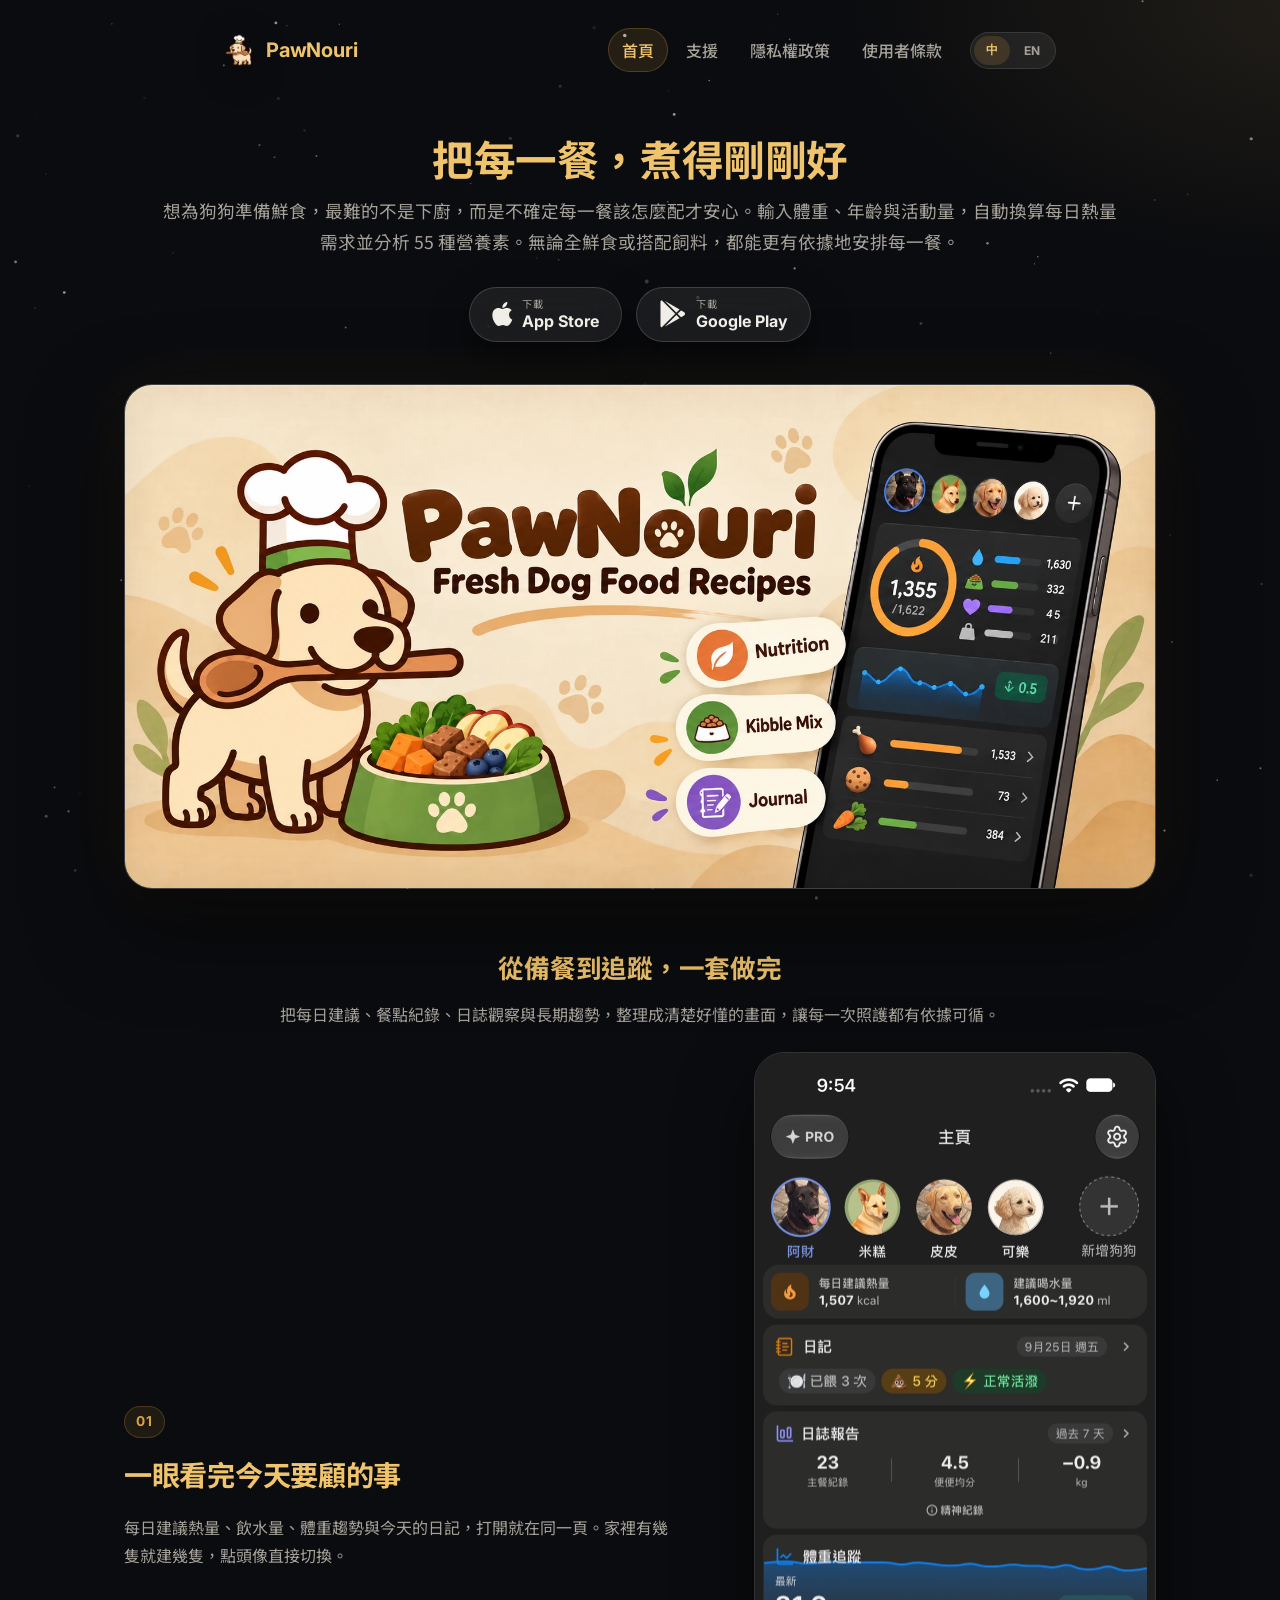
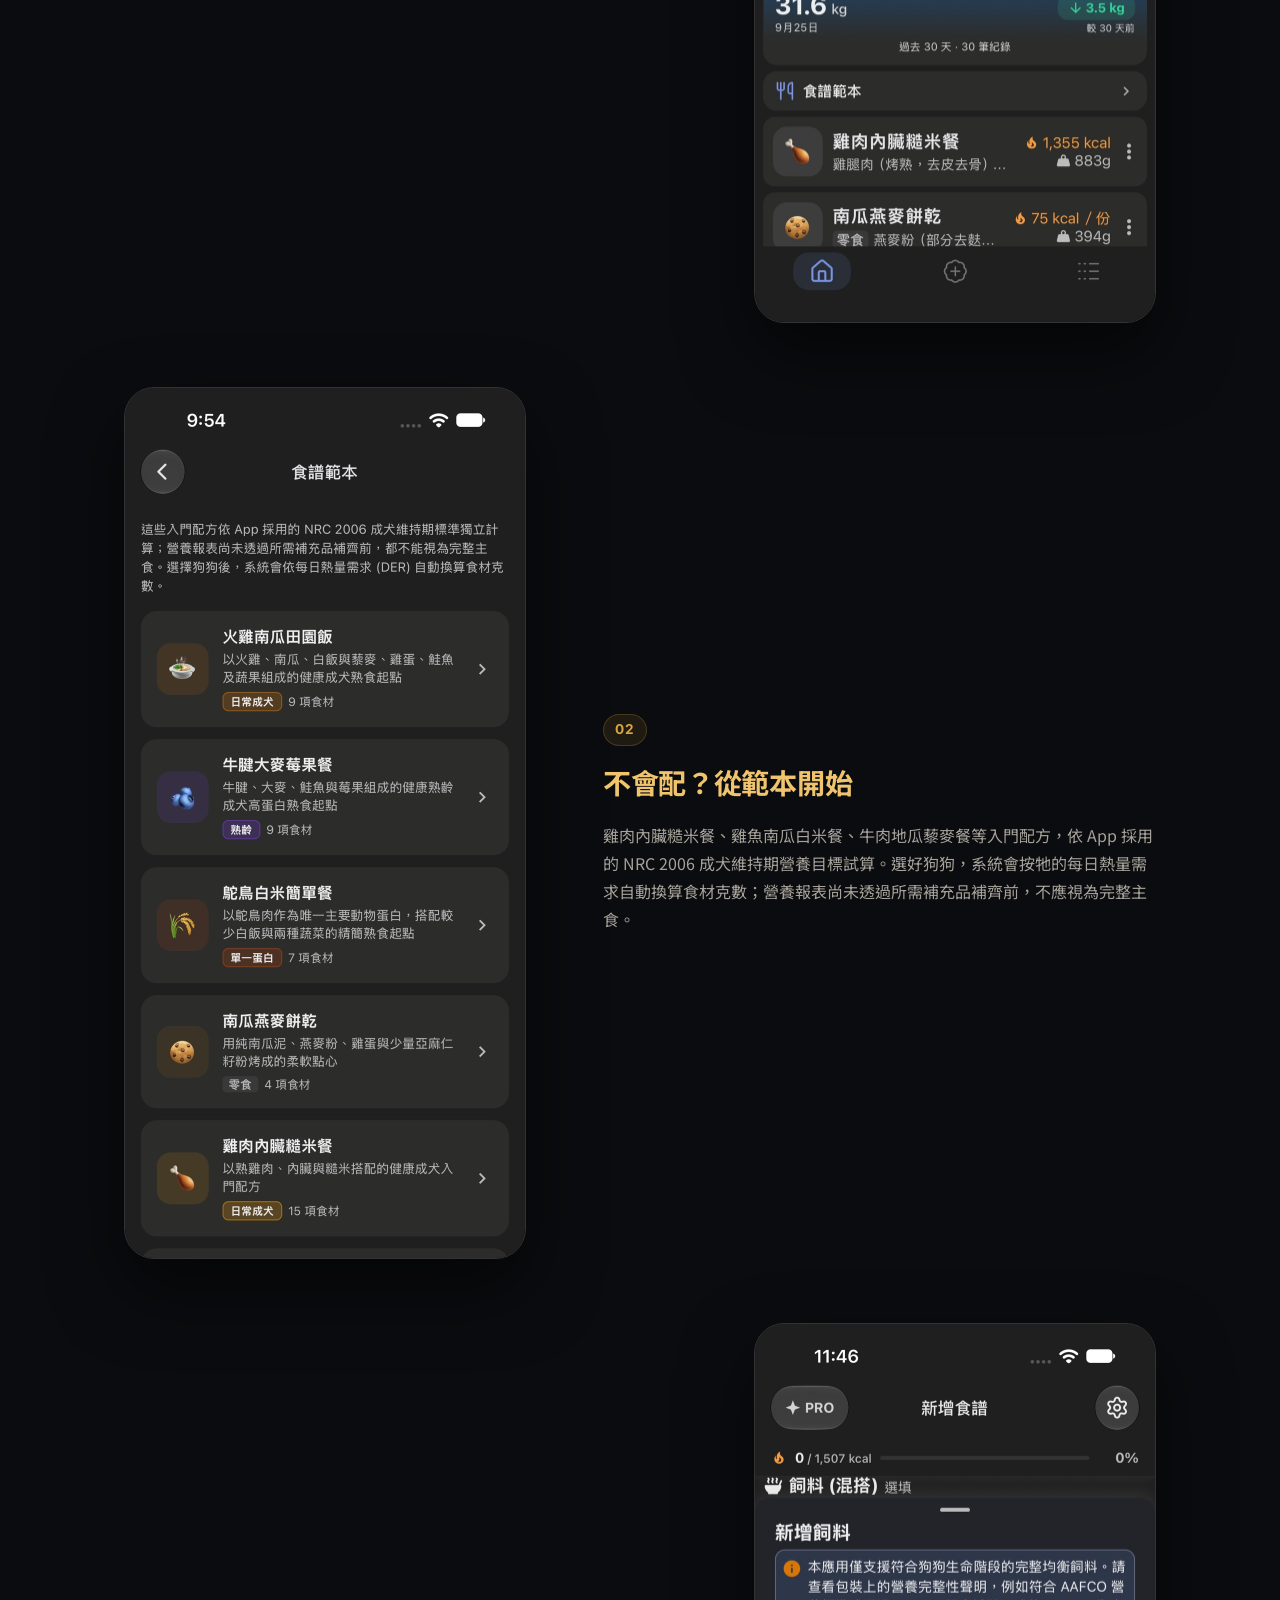
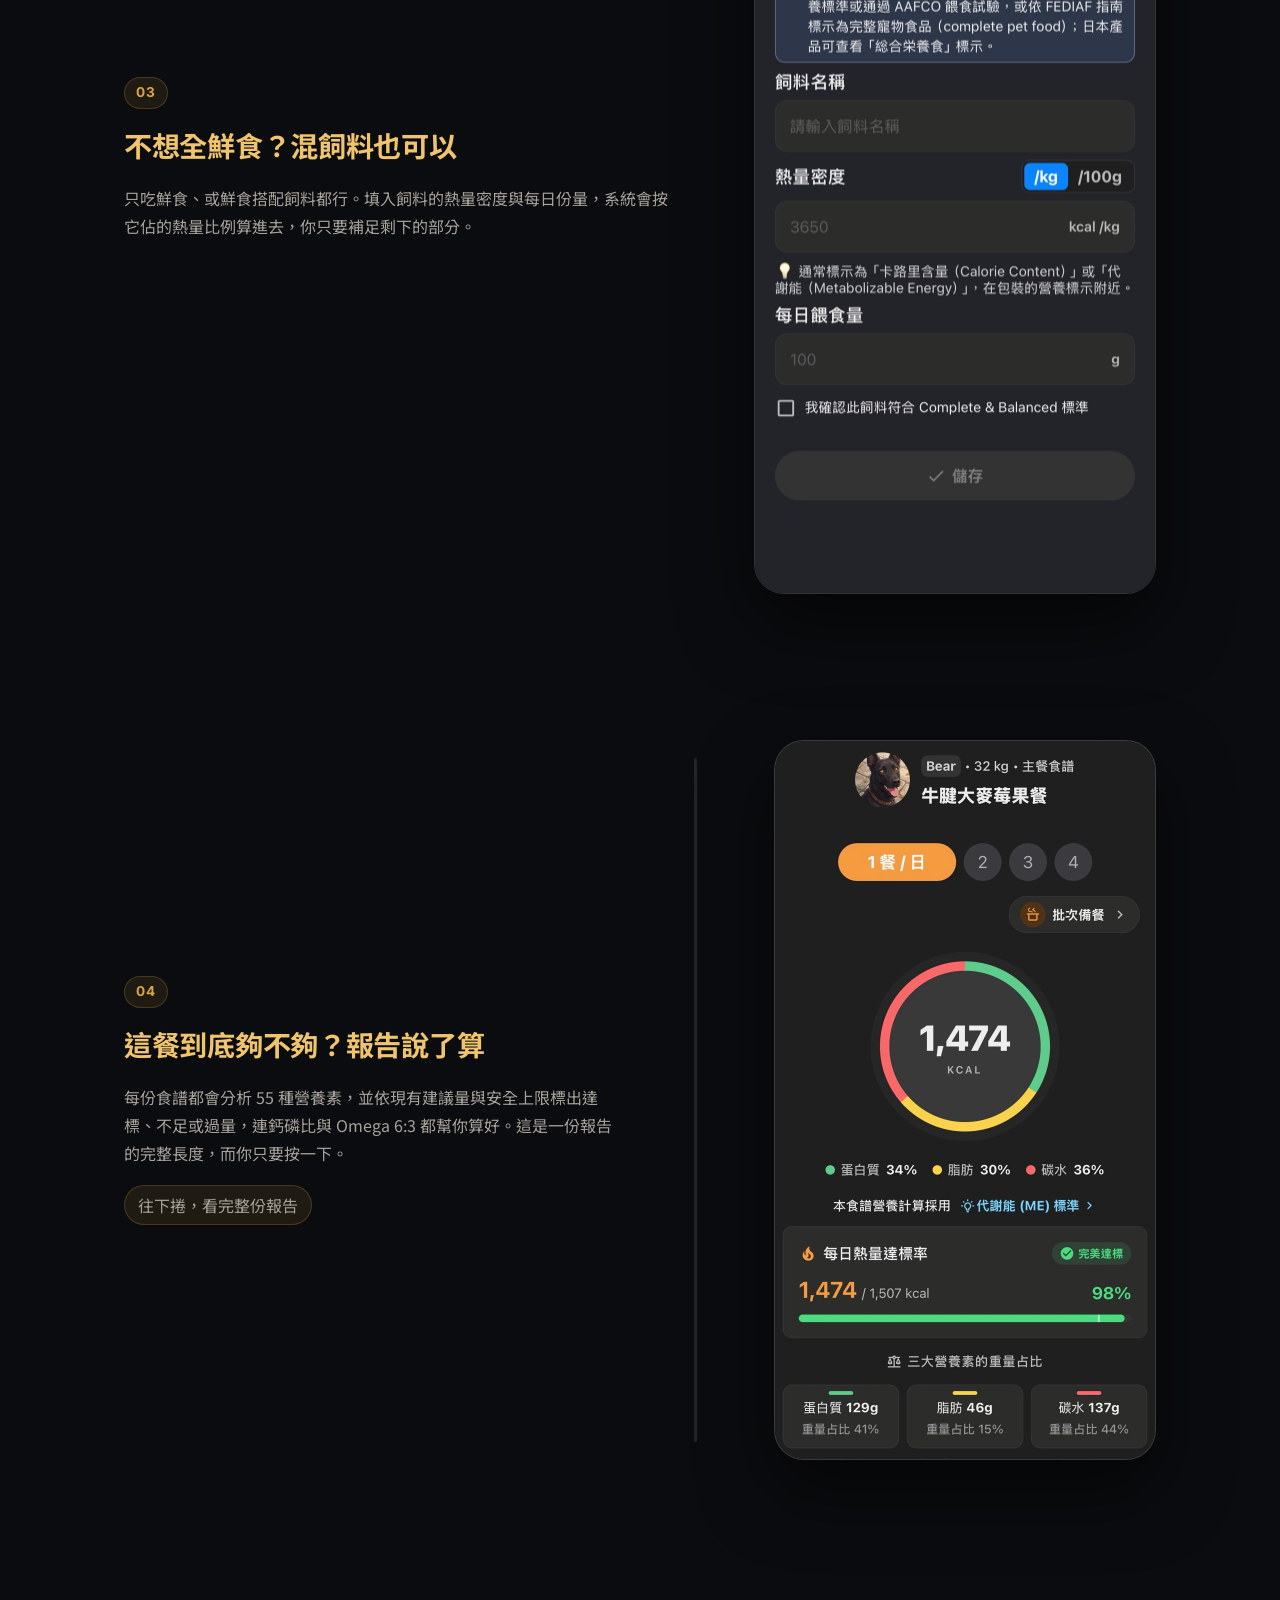
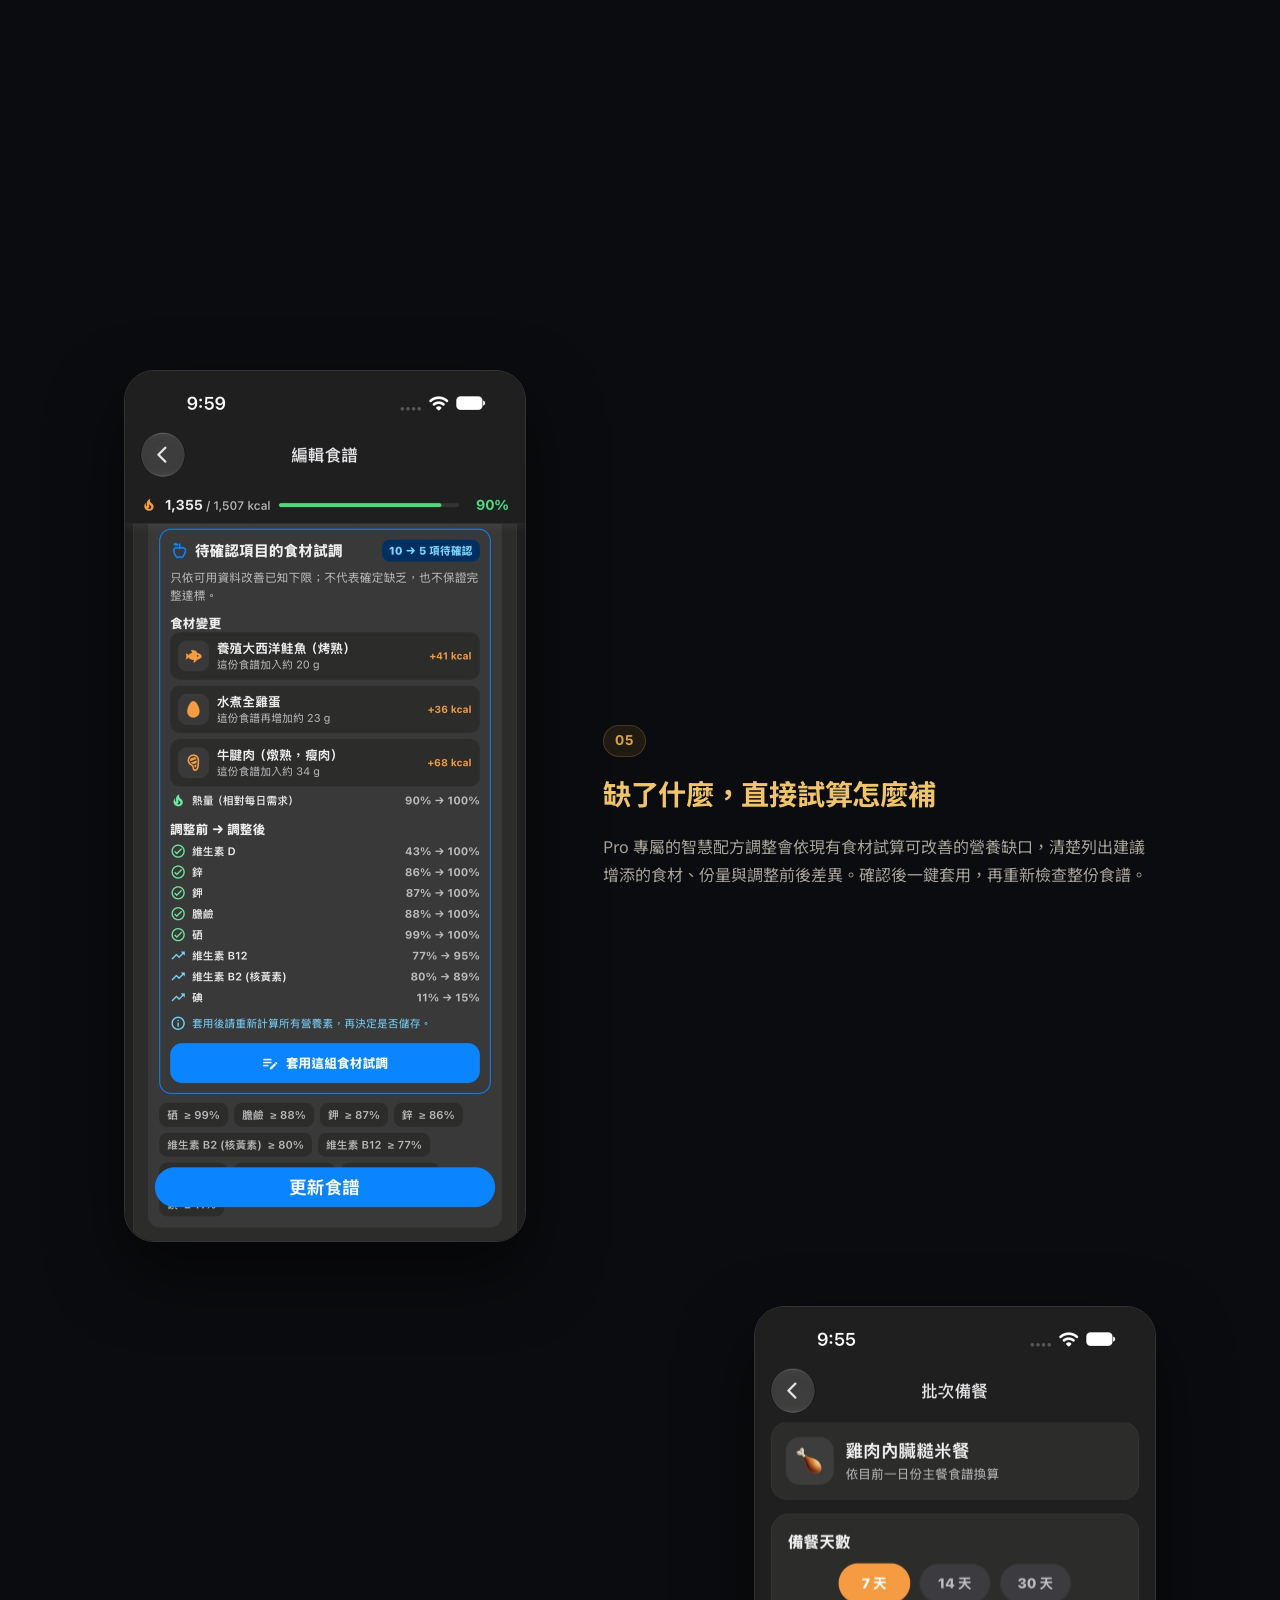
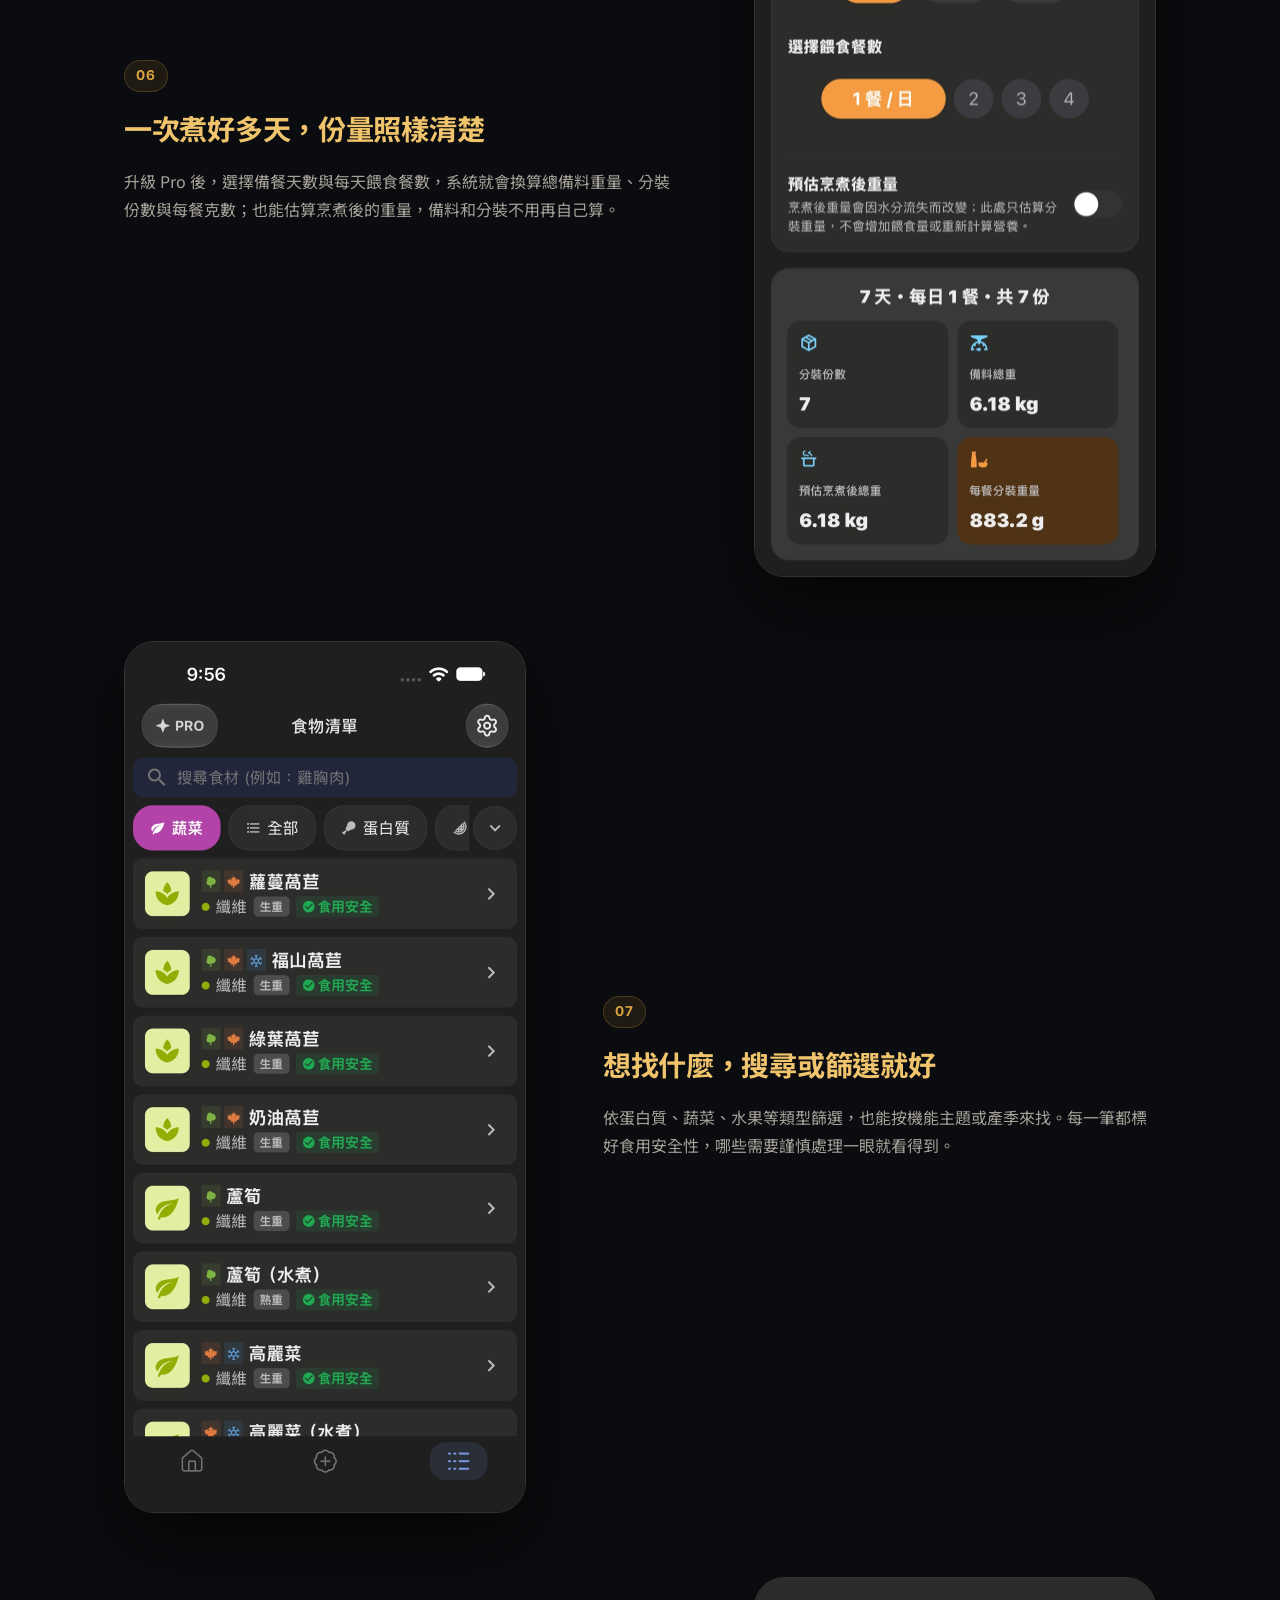
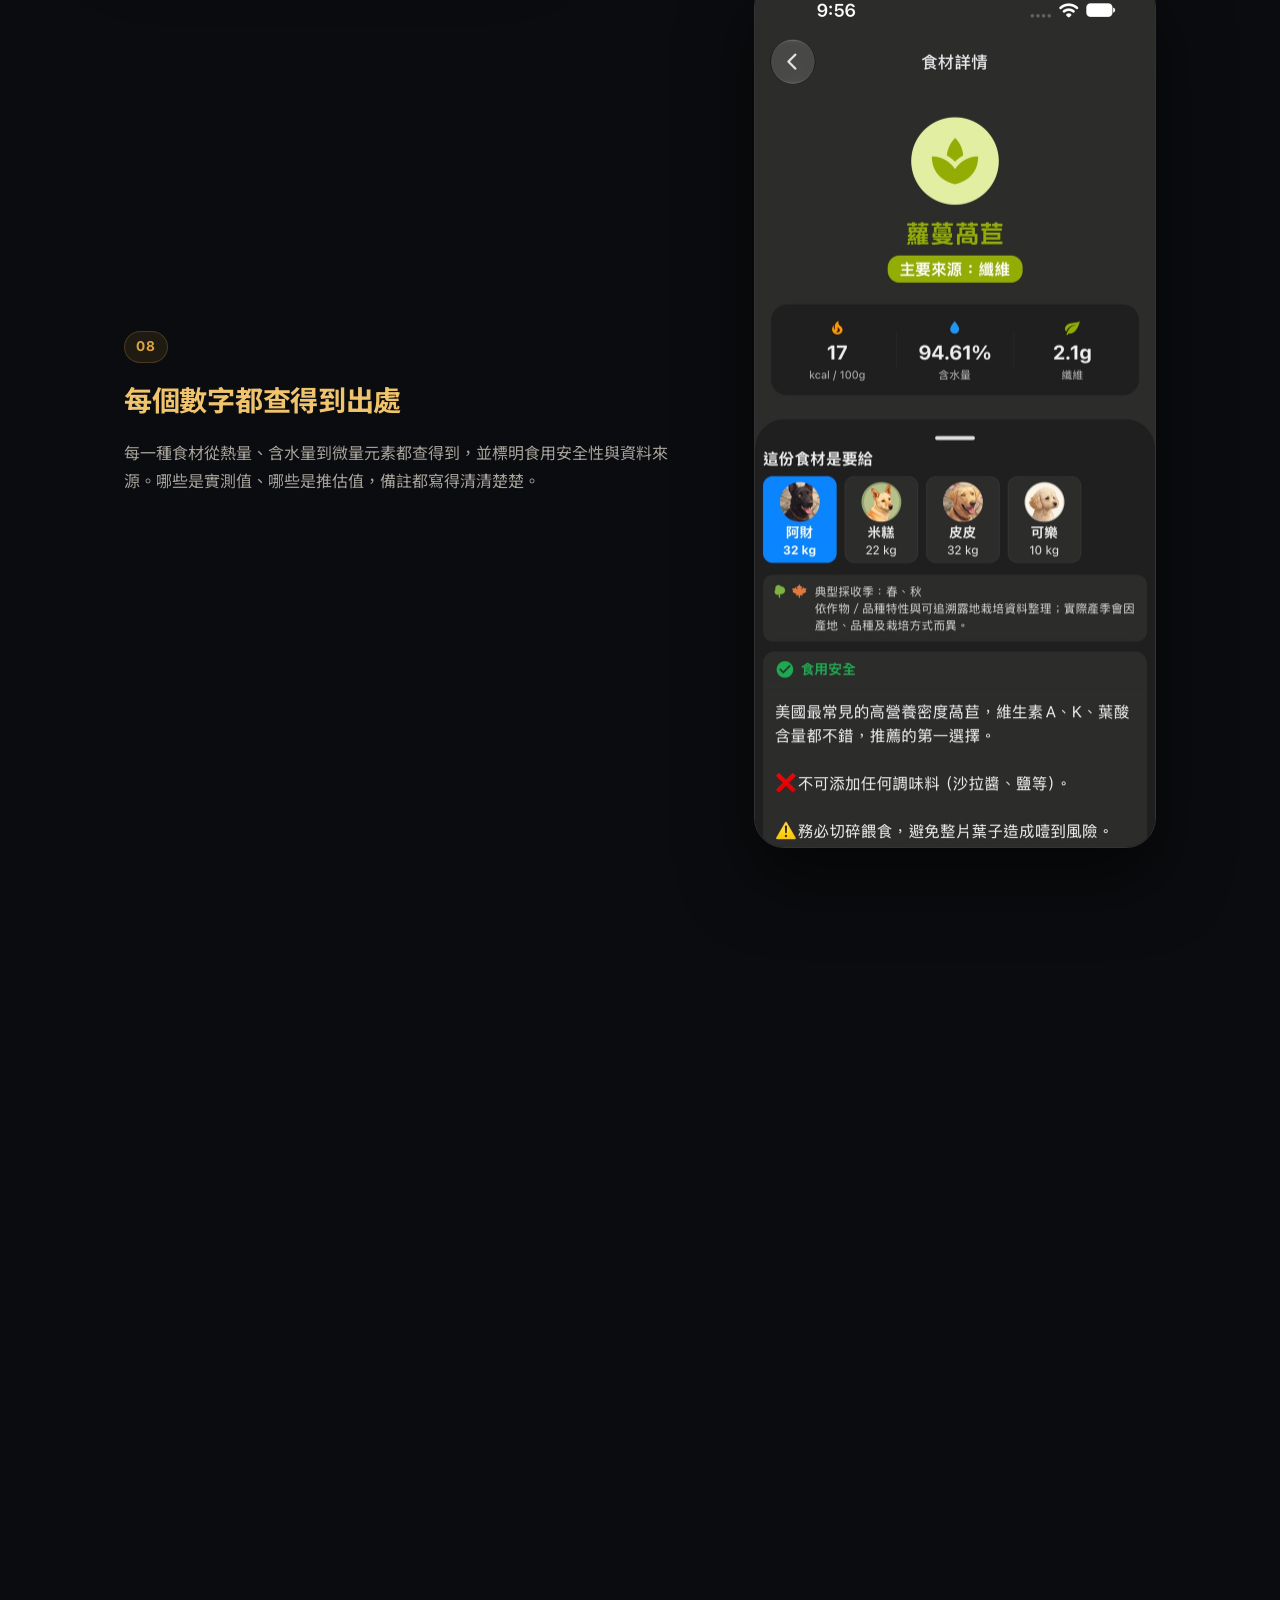
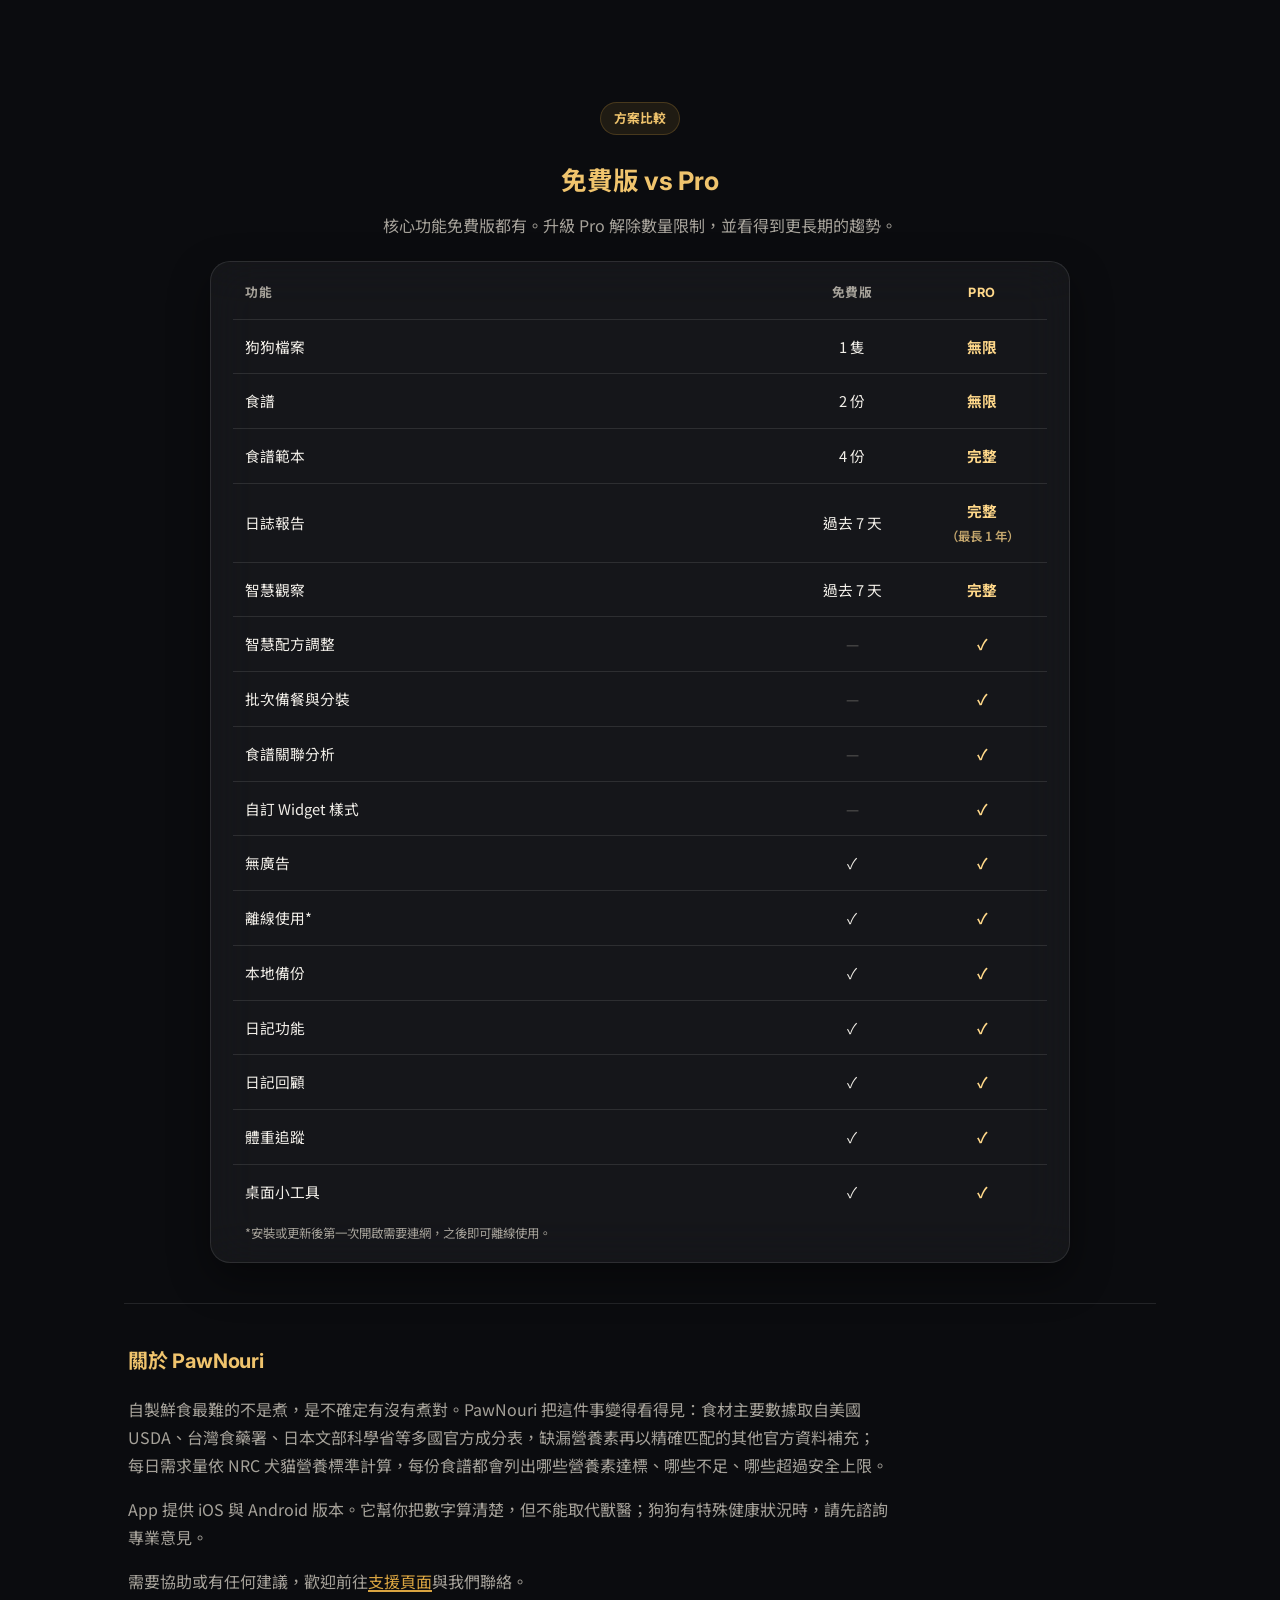
<file: index.html>
<!DOCTYPE html>
<html lang="zh-Hant">
<head>
<meta charset="UTF-8">
<meta name="viewport" content="width=device-width, initial-scale=1.0">
<meta name="theme-color" content="#0B0C0F">
<title data-i18n="meta.title.index">PawNouri — 為狗狗打造的鮮食營養夥伴</title>
<meta name="description" data-i18n-content="meta.description.index" content="想給狗狗煮鮮食卻不知道怎麼配才夠？填好體重、年齡與活動量，PawNouri 會計算每日熱量需求、分析 55 種營養素，並依現有標準檢查食譜。">
<link rel="icon" type="image/png" href="logo.png">
<link rel="stylesheet" href="https://cdnjs.cloudflare.com/ajax/libs/font-awesome/6.5.2/css/all.min.css">
<link rel="stylesheet" href="style.css">
</head>
<body>
<canvas class="starfield" aria-hidden="true"></canvas>

<header class="site-header">
  <a class="brand" href="index.html"><img src="logo.png" alt="PawNouri" class="brand-logo"> PawNouri</a>
  <div class="site-header-right">
    <nav class="site-nav">
      <a href="index.html" class="active" data-i18n="nav.home">首頁</a>
      <a href="support.html" data-i18n="nav.support">支援</a>
      <a href="privacy.html" data-i18n="nav.privacy">隱私權政策</a>
      <a href="terms.html" data-i18n="nav.terms">使用者條款</a>
    </nav>
    <div class="lang-toggle">
      <button type="button" data-lang-btn="zh-TW">中</button>
      <button type="button" data-lang-btn="en-US">EN</button>
    </div>
  </div>
</header>

<main class="wide">
  <section class="hero">
    <h1 data-i18n="index.hero.title">把每一餐，煮得剛剛好</h1>
    <p class="tagline" data-i18n="index.hero.tagline">想為狗狗準備鮮食，最難的不是下廚，而是不確定每一餐該怎麼配才安心。輸入體重、年齡與活動量，自動換算每日熱量需求並分析 55 種營養素。無論全鮮食或搭配飼料，都能更有依據地安排每一餐。</p>

    <div class="store-buttons">
      <a href="https://apps.apple.com/app/id6780498264" class="store-btn" target="_blank" rel="noopener" aria-label="Download PawNouri on the App Store">
        <i class="fa-brands fa-apple"></i>
        <span class="store-btn-text"><small data-i18n="index.store.apple.caption">下載</small><strong>App Store</strong></span>
      </a>
      <a href="https://play.google.com/store/apps/details?id=com.pupnutrition.app" class="store-btn" target="_blank" rel="noopener" aria-label="Get PawNouri on Google Play">
        <i class="fa-brands fa-google-play"></i>
        <span class="store-btn-text"><small data-i18n="index.store.google.caption">下載</small><strong>Google Play</strong></span>
      </a>
    </div>

    <figure class="hero-feature">
      <img src="images/pawnouri-feature-graphic-en.webp" alt="PawNouri 鮮食營養、飼料搭配與日誌功能主視覺" data-i18n-alt="alt.featureGraphic">
    </figure>
  </section>

  <div class="section-heading">
    <h2 data-i18n="index.features.heading">從備餐到追蹤，一套做完</h2>
    <p class="section-sub" data-i18n="index.features.subheading">把每日建議、餐點紀錄、日誌觀察與長期趨勢，整理成清楚好懂的畫面，讓每一次照護都有依據可循。</p>
  </div>

  <section class="showcase">
    <div class="showcase-item reveal">
      <div class="showcase-text">
        <span class="showcase-num">01</span>
        <h2 data-i18n="index.showcase.home.title">一眼看完今天要顧的事</h2>
        <p data-i18n="index.showcase.home.body">每日建議熱量、飲水量、體重趨勢與今天的日記，打開就在同一頁。家裡有幾隻就建幾隻，點頭像直接切換。</p>
      </div>
      <div class="showcase-frame">
        <img src="images/shot-home.jpg" data-i18n-src data-src-zh="images/shot-home.jpg" data-src-en="images/en-us/shot-home.jpg" alt="PawNouri 主頁畫面截圖" data-i18n-alt="alt.shot.home" loading="lazy">
      </div>
    </div>

    <div class="showcase-item showcase-item--reverse reveal">
      <div class="showcase-text">
        <span class="showcase-num">02</span>
        <h2 data-i18n="index.showcase.templates.title">不會配？從範本開始</h2>
        <p data-i18n="index.showcase.templates.body">雞肉內臟糙米餐、雞魚南瓜白米餐、牛肉地瓜藜麥餐等入門配方，依 App 採用的 NRC 2006 成犬維持期營養目標試算。選好狗狗，系統會按牠的每日熱量需求自動換算食材克數；營養報表尚未透過所需補充品補齊前，不應視為完整主食。</p>
      </div>
      <div class="showcase-frame">
        <img src="images/shot-templates.jpg" data-i18n-src data-src-zh="images/shot-templates.jpg" data-src-en="images/en-us/shot-templates.jpg" alt="PawNouri 食譜範本畫面截圖" data-i18n-alt="alt.shot.templates" loading="lazy">
      </div>
    </div>

    <div class="showcase-item reveal">
      <div class="showcase-text">
        <span class="showcase-num">03</span>
        <h2 data-i18n="index.showcase.kibble.title">不想全鮮食？混飼料也可以</h2>
        <p data-i18n="index.showcase.kibble.body">只吃鮮食、或鮮食搭配飼料都行。填入飼料的熱量密度與每日份量，系統會按它佔的熱量比例算進去，你只要補足剩下的部分。</p>
      </div>
      <div class="showcase-frame">
        <img src="images/shot-kibble.jpg" data-i18n-src data-src-zh="images/shot-kibble.jpg" data-src-en="images/en-us/shot-kibble.jpg" alt="PawNouri 新增飼料畫面截圖" data-i18n-alt="alt.shot.kibble" loading="lazy">
      </div>
    </div>
  </section>

  <section class="longshot" id="longshot">
    <div class="longshot-inner">
      <div class="longshot-text">
        <span class="showcase-num">04</span>
        <h2 data-i18n="index.longshot.title">這餐到底夠不夠？報告說了算</h2>
        <p data-i18n="index.longshot.body">每份食譜都會分析 55 種營養素，並依現有建議量與安全上限標出達標、不足或過量，連鈣磷比與 Omega 6:3 都幫你算好。這是一份報告的完整長度，而你只要按一下。</p>
        <p class="longshot-hint" data-i18n="index.longshot.hint">往下捲，看完整份報告</p>
      </div>
      <div class="longshot-progress" aria-hidden="true"><span></span></div>
      <div class="longshot-frame">
        <!-- 長截圖超過 WebP 單張 16383px 高度上限，切成上下兩段疊放 -->
        <div class="longshot-stack">
          <img src="images/shot-recipe-long-1.webp" data-i18n-src data-src-zh="images/shot-recipe-long-1.webp" data-src-en="images/en-us/shot-recipe-long-1.webp" alt="PawNouri 完整食譜與營養檢核報告畫面截圖" data-i18n-alt="alt.shot.recipe" loading="lazy">
          <img src="images/shot-recipe-long-2.webp" data-i18n-src data-src-zh="images/shot-recipe-long-2.webp" data-src-en="images/en-us/shot-recipe-long-2.webp" alt="" aria-hidden="true" loading="lazy">
        </div>
      </div>
    </div>
  </section>

  <section class="showcase">
    <div class="showcase-item showcase-item--reverse reveal">
      <div class="showcase-text">
        <span class="showcase-num">05</span>
        <h2 data-i18n="index.showcase.recipeSuggestions.title">缺了什麼，直接試算怎麼補</h2>
        <p data-i18n="index.showcase.recipeSuggestions.body">Pro 專屬的智慧配方調整會依現有食材試算可改善的營養缺口，清楚列出建議增添的食材、份量與調整前後差異。確認後一鍵套用，再重新檢查整份食譜。</p>
      </div>
      <div class="showcase-frame">
        <img src="images/shot-recipe-suggestions.jpg" data-i18n-src data-src-zh="images/shot-recipe-suggestions.jpg" data-src-en="images/en-us/shot-recipe-suggestions.jpg" alt="PawNouri 智慧配方調整畫面截圖" data-i18n-alt="alt.shot.recipeSuggestions" loading="lazy">
      </div>
    </div>

    <div class="showcase-item reveal">
      <div class="showcase-text">
        <span class="showcase-num">06</span>
        <h2 data-i18n="index.showcase.batchPrep.title">一次煮好多天，份量照樣清楚</h2>
        <p data-i18n="index.showcase.batchPrep.body">升級 Pro 後，選擇備餐天數與每天餵食餐數，系統就會換算總備料重量、分裝份數與每餐克數；也能估算烹煮後的重量，備料和分裝不用再自己算。</p>
      </div>
      <div class="showcase-frame">
        <img src="images/shot-batch-prep.jpg" data-i18n-src data-src-zh="images/shot-batch-prep.jpg" data-src-en="images/en-us/shot-batch-prep.jpg" alt="PawNouri 批次備餐畫面截圖" data-i18n-alt="alt.shot.batchPrep" loading="lazy">
      </div>
    </div>

    <div class="showcase-item showcase-item--reverse reveal">
      <div class="showcase-text">
        <span class="showcase-num">07</span>
        <h2 data-i18n="index.showcase.foodlist.title">想找什麼，搜尋或篩選就好</h2>
        <p data-i18n="index.showcase.foodlist.body">依蛋白質、蔬菜、水果等類型篩選，也能按機能主題或產季來找。每一筆都標好食用安全性，哪些需要謹慎處理一眼就看得到。</p>
      </div>
      <div class="showcase-frame">
        <img src="images/shot-foodlist.jpg" data-i18n-src data-src-zh="images/shot-foodlist.jpg" data-src-en="images/en-us/shot-foodlist.jpg" alt="PawNouri 食物清單畫面截圖" data-i18n-alt="alt.shot.foodlist" loading="lazy">
      </div>
    </div>

    <div class="showcase-item reveal">
      <div class="showcase-text">
        <span class="showcase-num">08</span>
        <h2 data-i18n="index.showcase.ingredient.title">每個數字都查得到出處</h2>
        <p data-i18n="index.showcase.ingredient.body">每一種食材從熱量、含水量到微量元素都查得到，並標明食用安全性與資料來源。哪些是實測值、哪些是推估值，備註都寫得清清楚楚。</p>
      </div>
      <div class="showcase-frame">
        <img src="images/shot-ingredient.jpg" data-i18n-src data-src-zh="images/shot-ingredient.jpg" data-src-en="images/en-us/shot-ingredient.jpg" alt="PawNouri 食材詳情畫面截圖" data-i18n-alt="alt.shot.ingredient" loading="lazy">
      </div>
    </div>

    <div class="showcase-item showcase-item--reverse reveal">
      <div class="showcase-text">
        <span class="showcase-num">09</span>
        <h2 data-i18n="index.showcase.log.title">每天花十秒，記一下</h2>
        <p data-i18n="index.showcase.log.body">吃了哪一餐、食慾好不好、便便幾分、精神如何，大多是點選就好，不用打字。體重想記再記，不會逼你天天量。</p>
      </div>
      <div class="showcase-frame">
        <img src="images/shot-log.jpg" data-i18n-src data-src-zh="images/shot-log.jpg" data-src-en="images/en-us/shot-log.jpg" alt="PawNouri 日記畫面截圖" data-i18n-alt="alt.shot.log" loading="lazy">
      </div>
    </div>

    <div class="showcase-item reveal">
      <div class="showcase-text">
        <span class="showcase-num">10</span>
        <h2 data-i18n="index.showcase.diaryReview.title">散落的日記，回頭看就有脈絡</h2>
        <p data-i18n="index.showcase.diaryReview.body">用日期與類型快速翻找過去的日常筆記和餵食紀錄，每一天的餐點、食慾與觀察都整理在一起，想回顧某段時間不必逐頁搜尋。</p>
      </div>
      <div class="showcase-frame">
        <img src="images/shot-diary-review.jpg" data-i18n-src data-src-zh="images/shot-diary-review.jpg" data-src-en="images/en-us/shot-diary-review.jpg" alt="PawNouri 日記回顧畫面截圖" data-i18n-alt="alt.shot.diaryReview" loading="lazy">
      </div>
    </div>

    <div class="showcase-item showcase-item--reverse reveal">
      <div class="showcase-text">
        <span class="showcase-num">11</span>
        <h2 data-i18n="index.showcase.report.title">身體的變化，數字先告訴你</h2>
        <p data-i18n="index.showcase.report.body">餵食次數、便便評分與體重曲線會自動整理成報告。App 會標出持續偏軟、偏硬或拒食等已記錄的變化，並讓你回看相關日期，而不只是丟一張圖表給你。</p>
      </div>
      <div class="showcase-frame">
        <img src="images/shot-report.jpg" data-i18n-src data-src-zh="images/shot-report.jpg" data-src-en="images/en-us/shot-report.jpg" alt="PawNouri 日誌報告畫面截圖" data-i18n-alt="alt.shot.report" loading="lazy">
      </div>
    </div>

    <div class="showcase-item reveal">
      <div class="showcase-text">
        <span class="showcase-num">12</span>
        <h2 data-i18n="index.showcase.smartInsights.title">值得留意的紀錄，幫你先圈出來</h2>
        <p data-i18n="index.showcase.smartInsights.body">智慧觀察會整理一段時間內的精神、嘔吐、排尿與便便變化，標出需要優先留意的項目和相關日期，讓你更容易掌握狀況並與獸醫討論。</p>
      </div>
      <div class="showcase-frame">
        <img src="images/shot-smart-insights.jpg" data-i18n-src data-src-zh="images/shot-smart-insights.jpg" data-src-en="images/en-us/shot-smart-insights.jpg" alt="PawNouri 日誌報告智慧觀察畫面截圖" data-i18n-alt="alt.shot.smartInsights" loading="lazy">
      </div>
    </div>

    <div class="showcase-item showcase-item--reverse reveal">
      <div class="showcase-text">
        <span class="showcase-num">13</span>
        <h2 data-i18n="index.showcase.widgets.title">點一下小工具，直達狗狗今日日記</h2>
        <p data-i18n="index.showcase.widgets.body">在手機主畫面點選小工具中的狗狗，就能直接進入牠的今日日記，記錄餐點與日常觀察。今天吃了幾餐、幾次點心、餵食時間和最新日記摘要，也能在小工具上一眼看清楚。</p>
      </div>
      <div class="showcase-frame">
        <img src="images/shot-widgets.jpg" data-i18n-src data-src-zh="images/shot-widgets.jpg" data-src-en="images/en-us/shot-widgets.jpg" alt="PawNouri 主畫面小工具截圖" data-i18n-alt="alt.shot.widgets" loading="lazy">
      </div>
    </div>
  </section>

  <div class="section-heading">
    <span class="eyebrow" data-i18n="compare.eyebrow">方案比較</span>
    <h2 data-i18n="compare.title">免費版 vs Pro</h2>
    <p class="section-sub" data-i18n="compare.subtitle">核心功能免費版都有。升級 Pro 解除數量限制，並看得到更長期的趨勢。</p>
  </div>

  <div class="compare-wrap">
    <table class="compare-table">
      <thead>
        <tr>
          <th data-i18n="compare.col.feature">功能</th>
          <th data-i18n="compare.col.free">免費版</th>
          <th>Pro</th>
        </tr>
      </thead>
      <tbody>
        <tr>
          <td data-i18n="compare.row.dogs">狗狗檔案</td>
          <td data-i18n="compare.row.dogs.free">1 隻</td>
          <td data-i18n="compare.row.dogs.pro">無限</td>
        </tr>
        <tr>
          <td data-i18n="compare.row.recipes">食譜</td>
          <td data-i18n="compare.row.recipes.free">2 份</td>
          <td data-i18n="compare.row.recipes.pro">無限</td>
        </tr>
        <tr>
          <td data-i18n="compare.row.templates">食譜範本</td>
          <td data-i18n="compare.row.templates.free">4 份</td>
          <td data-i18n="compare.row.templates.pro">完整</td>
        </tr>
        <tr>
          <td data-i18n="compare.row.report">日誌報告</td>
          <td data-i18n="compare.row.report.free">過去 7 天</td>
          <td data-i18n-html="compare.row.report.pro.html">完整<span class="compare-note">（最長 1 年）</span></td>
        </tr>
        <tr>
          <td data-i18n="compare.row.insight">智慧觀察</td>
          <td data-i18n="compare.row.insight.free">過去 7 天</td>
          <td data-i18n="compare.row.insight.pro">完整</td>
        </tr>
        <tr>
          <td data-i18n="compare.row.nutritionSuggestions">智慧配方調整</td>
          <td class="dash">—</td>
          <td>✓</td>
        </tr>
        <tr>
          <td data-i18n="compare.row.batchPrep">批次備餐與分裝</td>
          <td class="dash">—</td>
          <td>✓</td>
        </tr>
        <tr>
          <td data-i18n="compare.row.correlation">食譜關聯分析</td>
          <td class="dash">—</td>
          <td>✓</td>
        </tr>
        <tr>
          <td data-i18n="compare.row.widgetStyles">自訂 Widget 樣式</td>
          <td class="dash">—</td>
          <td>✓</td>
        </tr>
        <tr>
          <td data-i18n="compare.row.noads">無廣告</td>
          <td>✓</td>
          <td>✓</td>
        </tr>
        <tr>
          <td data-i18n="compare.row.offline">離線使用*</td>
          <td>✓</td>
          <td>✓</td>
        </tr>
        <tr>
          <td data-i18n="compare.row.backup">本地備份</td>
          <td>✓</td>
          <td>✓</td>
        </tr>
        <tr>
          <td data-i18n="compare.row.log">日記功能</td>
          <td>✓</td>
          <td>✓</td>
        </tr>
        <tr>
          <td data-i18n="compare.row.diaryReview">日記回顧</td>
          <td>✓</td>
          <td>✓</td>
        </tr>
        <tr>
          <td data-i18n="compare.row.weight">體重追蹤</td>
          <td>✓</td>
          <td>✓</td>
        </tr>
        <tr>
          <td data-i18n="compare.row.homeWidgets">桌面小工具</td>
          <td>✓</td>
          <td>✓</td>
        </tr>
      </tbody>
    </table>
    <p class="compare-footnote" data-i18n="compare.offlineNote">*安裝或更新後第一次開啟需要連網，之後即可離線使用。</p>
  </div>

  <div class="about-section">
    <h2 data-i18n="index.about.title">關於 PawNouri</h2>
    <p data-i18n="index.about.body1">自製鮮食最難的不是煮，是不確定有沒有煮對。PawNouri 把這件事變得看得見：食材主要數據取自美國 USDA、台灣食藥署、日本文部科學省等多國官方成分表，缺漏營養素再以精確匹配的其他官方資料補充；每日需求量依 NRC 犬貓營養標準計算，每份食譜都會列出哪些營養素達標、哪些不足、哪些超過安全上限。</p>
    <p data-i18n="index.about.body15">App 提供 iOS 與 Android 版本。它幫你把數字算清楚，但不能取代獸醫；狗狗有特殊健康狀況時，請先諮詢專業意見。</p>
    <p data-i18n-html="index.about.body2.html">需要協助或有任何建議，歡迎前往<a href="support.html">支援頁面</a>與我們聯絡。</p>
  </div>
</main>

<footer>
  <img src="logo.png" alt="PawNouri" class="footer-logo">
  <p class="footer-brand">PawNouri</p>
  <p data-i18n="footer.disclaimer.generic">本網站內容如中英文版本有歧義，概以中文版本為準。</p>
  <p>&copy; 2026 PawNouri. All rights reserved.</p>
</footer>

<script src="js/starfield.js"></script>
<script src="i18n/zh-TW.js"></script>
<script src="i18n/en-US.js"></script>
<script src="i18n/i18n.js"></script>
<script>
  (function () {
    var items = document.querySelectorAll('.reveal');
    if (!('IntersectionObserver' in window) || !items.length) {
      items.forEach(function (el) { el.classList.add('in-view'); });
      return;
    }
    var observer = new IntersectionObserver(function (entries) {
      entries.forEach(function (entry) {
        if (entry.isIntersecting) {
          entry.target.classList.add('in-view');
          observer.unobserve(entry.target);
        }
      });
    }, { threshold: 0.25, rootMargin: '0px 0px -60px 0px' });
    items.forEach(function (el) { observer.observe(el); });
  })();

  // 長截圖：把頁面捲動進度換算成圖片在手機框裡的位移
  (function () {
    var section = document.getElementById('longshot');
    if (!section) return;
    var frame = section.querySelector('.longshot-frame');
    var stack = frame && frame.querySelector('.longshot-stack');
    var imgs = stack ? stack.querySelectorAll('img') : [];
    var bar = section.querySelector('.longshot-progress span');
    if (!stack) return;
    if (window.matchMedia && window.matchMedia('(prefers-reduced-motion: reduce)').matches) return;

    var maxShift = 0, ticking = false;

    function measure() {
      // 圖片實際渲染高度扣掉視窗高度，就是可以捲動的距離
      maxShift = Math.max(0, stack.offsetHeight - frame.clientHeight);
    }

    function update() {
      ticking = false;
      var rect = section.getBoundingClientRect();
      var runway = section.offsetHeight - window.innerHeight;
      if (runway <= 0) return;
      var progress = Math.min(1, Math.max(0, -rect.top / runway));
      stack.style.transform = 'translateY(' + (-progress * maxShift).toFixed(1) + 'px)';
      if (bar) bar.style.height = (progress * 100).toFixed(1) + '%';
    }

    function onScroll() {
      if (!ticking) { ticking = true; requestAnimationFrame(update); }
    }

    function init() { measure(); update(); }

    // 語言切換會換掉長截圖，且上下兩段各自載入，因此每張圖載入後都要重新量測。
    for (var i = 0; i < imgs.length; i++) {
      imgs[i].addEventListener('load', init);
      if (imgs[i].complete) init();
    }
    window.addEventListener('scroll', onScroll, { passive: true });
    window.addEventListener('resize', function () { measure(); update(); });
  })();
</script>
</body>
</html>
</file>
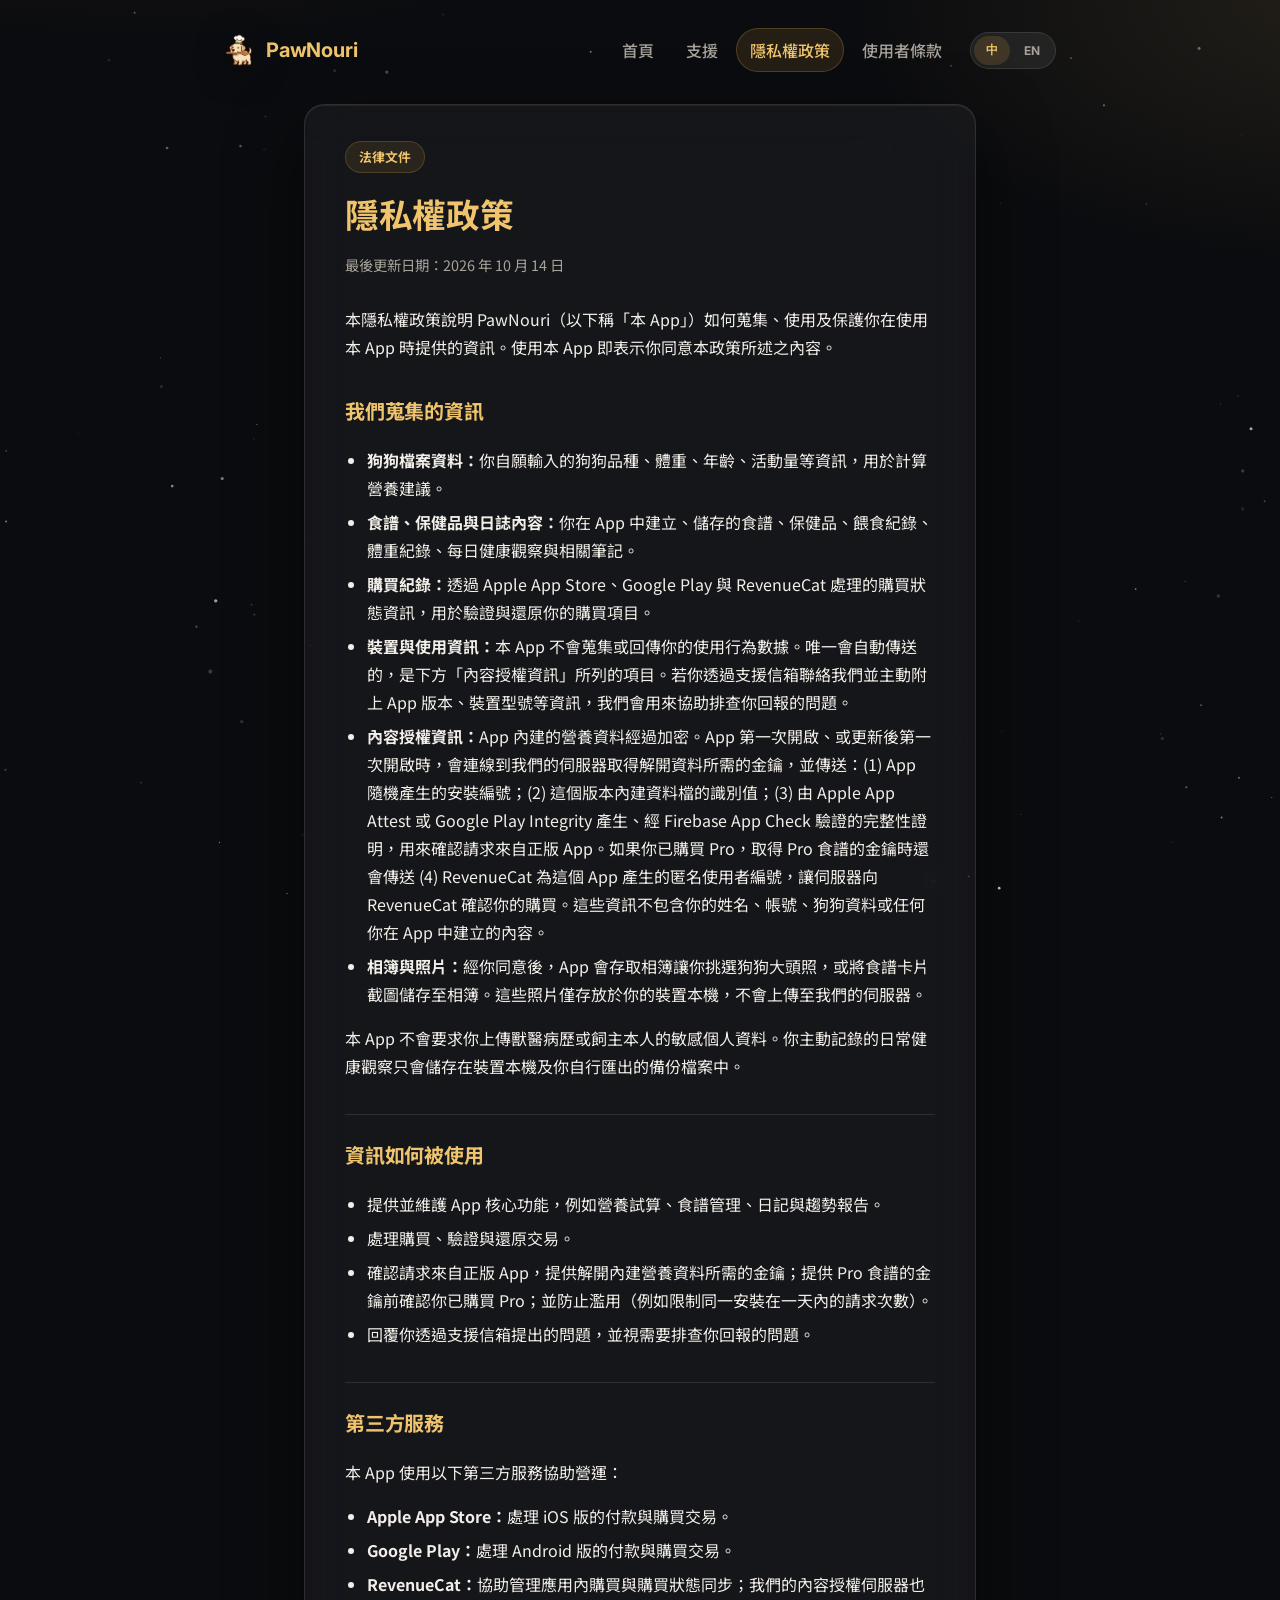
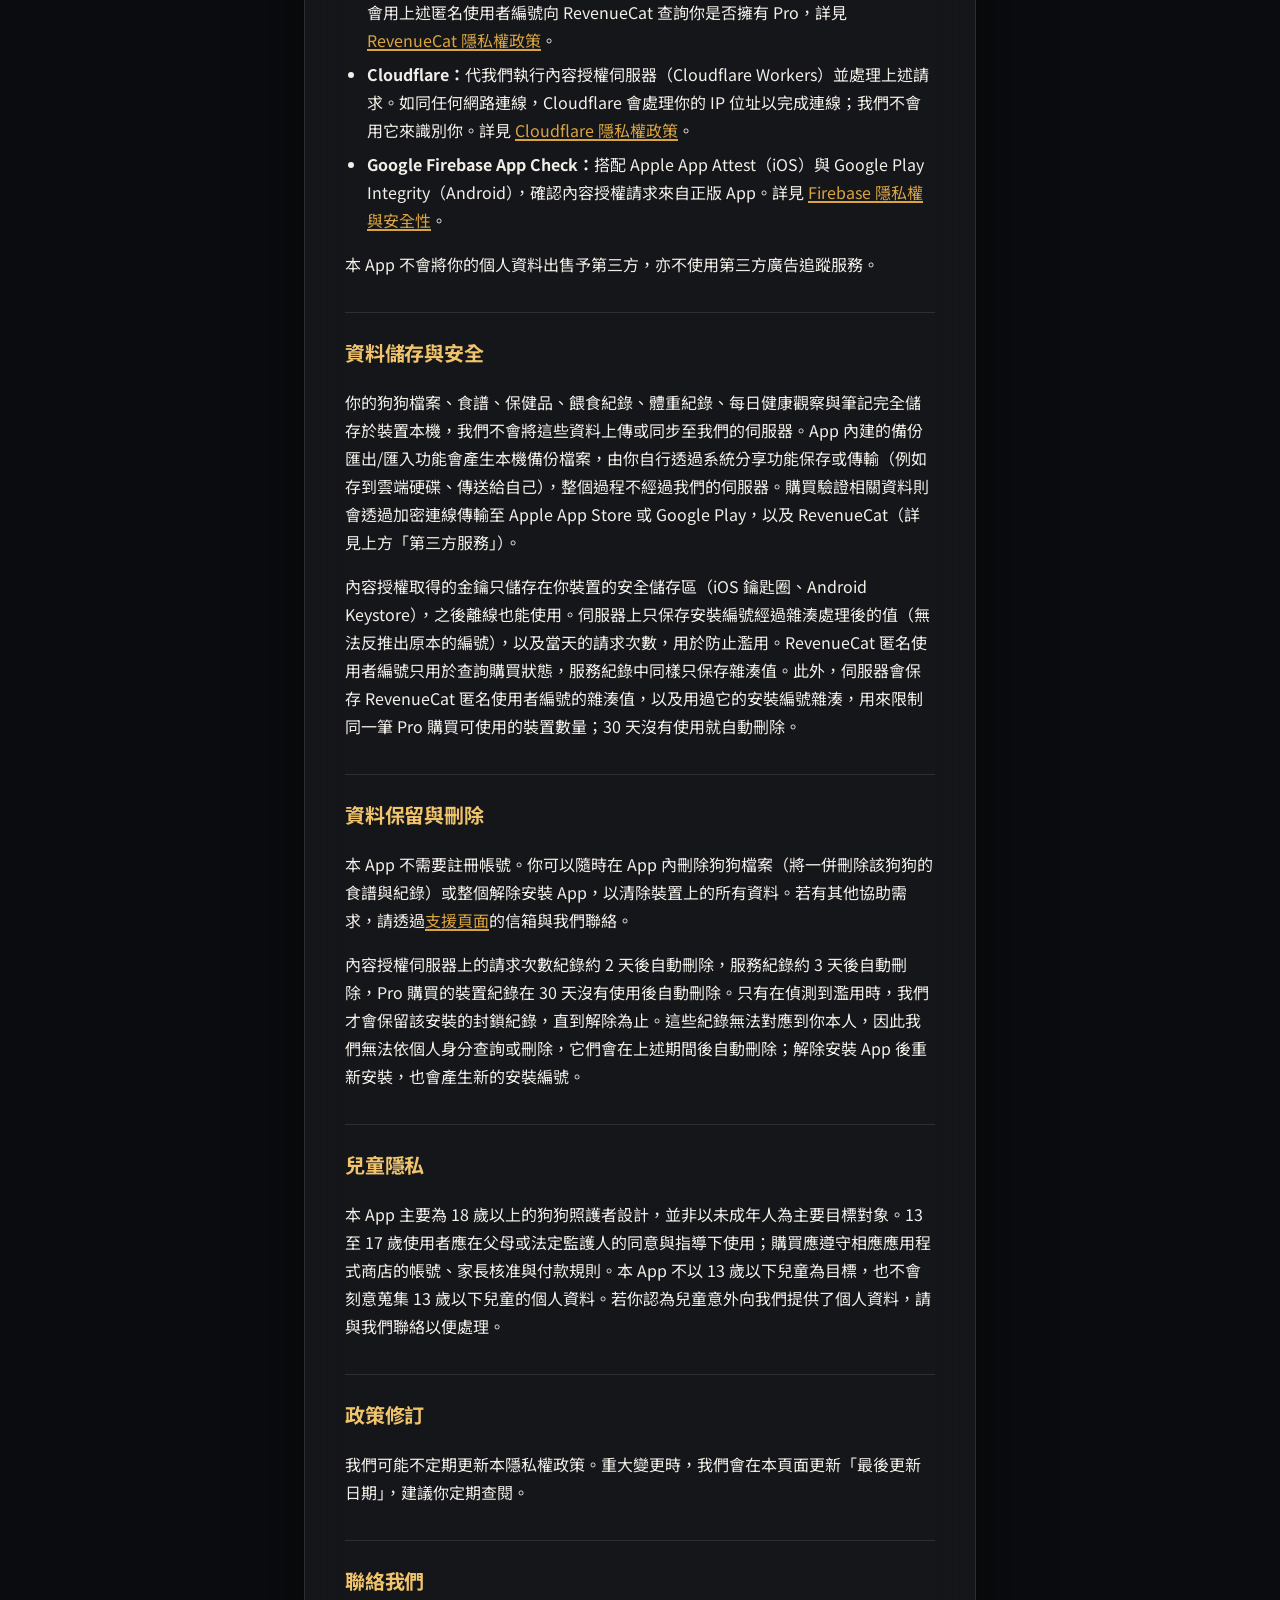
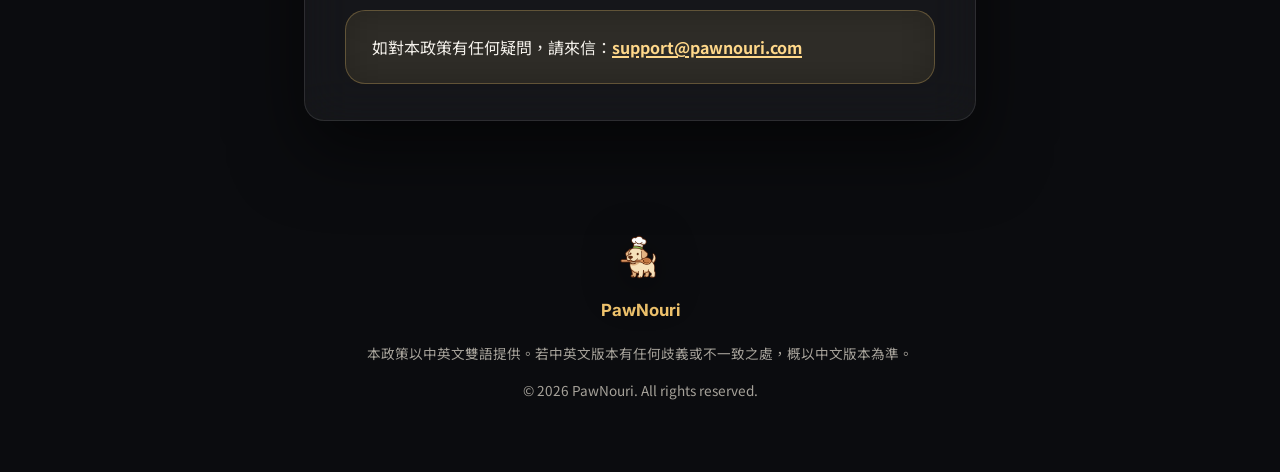
<file: privacy.html>
<!DOCTYPE html>
<html lang="zh-Hant">
<head>
<meta charset="UTF-8">
<meta name="viewport" content="width=device-width, initial-scale=1.0">
<meta name="theme-color" content="#0B0C0F">
<title data-i18n="meta.title.privacy">隱私權政策 — PawNouri</title>
<link rel="icon" type="image/png" href="logo.png">
<link rel="stylesheet" href="style.css">
</head>
<body>
<canvas class="starfield" aria-hidden="true"></canvas>

<header class="site-header">
  <a class="brand" href="index.html"><img src="logo.png" alt="PawNouri" class="brand-logo"> PawNouri</a>
  <div class="site-header-right">
    <nav class="site-nav">
      <a href="index.html" data-i18n="nav.home">首頁</a>
      <a href="support.html" data-i18n="nav.support">支援</a>
      <a href="privacy.html" class="active" data-i18n="nav.privacy">隱私權政策</a>
      <a href="terms.html" data-i18n="nav.terms">使用者條款</a>
    </nav>
    <div class="lang-toggle">
      <button type="button" data-lang-btn="zh-TW">中</button>
      <button type="button" data-lang-btn="en-US">EN</button>
    </div>
  </div>
</header>

<main>
  <div class="card">
    <span class="eyebrow" data-i18n="privacy.eyebrow">法律文件</span>
    <h1 data-i18n="privacy.h1">隱私權政策</h1>
    <p class="updated" data-i18n="privacy.updated">最後更新日期：2026 年 10 月 14 日</p>

    <p data-i18n="privacy.intro">本隱私權政策說明 PawNouri（以下稱「本 App」）如何蒐集、使用及保護你在使用本 App 時提供的資訊。使用本 App 即表示你同意本政策所述之內容。</p>

    <h2 data-i18n="privacy.collect.title">我們蒐集的資訊</h2>
    <ul>
      <li data-i18n-html="privacy.collect.dog.html"><strong>狗狗檔案資料：</strong>你自願輸入的狗狗品種、體重、年齡、活動量等資訊，用於計算營養建議。</li>
      <li data-i18n-html="privacy.collect.recipe.html"><strong>食譜、保健品與日誌內容：</strong>你在 App 中建立、儲存的食譜、保健品、餵食紀錄、體重紀錄、每日健康觀察與相關筆記。</li>
      <li data-i18n-html="privacy.collect.purchase.html"><strong>購買紀錄：</strong>透過 Apple App Store、Google Play 與 RevenueCat 處理的購買狀態資訊，用於驗證與還原你的購買項目。</li>
      <li data-i18n-html="privacy.collect.device.html"><strong>裝置與使用資訊：</strong>本 App 不會蒐集或回傳你的使用行為數據。唯一會自動傳送的，是下方「內容授權資訊」所列的項目。若你透過支援信箱聯絡我們並主動附上 App 版本、裝置型號等資訊，我們會用來協助排查你回報的問題。</li>
      <li data-i18n-html="privacy.collect.license.html"><strong>內容授權資訊：</strong>App 內建的營養資料經過加密。App 第一次開啟、或更新後第一次開啟時，會連線到我們的伺服器取得解開資料所需的金鑰，並傳送：(1) App 隨機產生的安裝編號；(2) 這個版本內建資料檔的識別值；(3) 由 Apple App Attest 或 Google Play Integrity 產生、經 Firebase App Check 驗證的完整性證明，用來確認請求來自正版 App。如果你已購買 Pro，取得 Pro 食譜的金鑰時還會傳送 (4) RevenueCat 為這個 App 產生的匿名使用者編號，讓伺服器向 RevenueCat 確認你的購買。這些資訊不包含你的姓名、帳號、狗狗資料或任何你在 App 中建立的內容。</li>
      <li data-i18n-html="privacy.collect.photo.html"><strong>相簿與照片：</strong>經你同意後，App 會存取相簿讓你挑選狗狗大頭照，或將食譜卡片截圖儲存至相簿。這些照片僅存放於你的裝置本機，不會上傳至我們的伺服器。</li>
    </ul>
    <p data-i18n="privacy.collect.note">本 App 不會要求你上傳獸醫病歷或飼主本人的敏感個人資料。你主動記錄的日常健康觀察只會儲存在裝置本機及你自行匯出的備份檔案中。</p>

    <h2 data-i18n="privacy.use.title">資訊如何被使用</h2>
    <ul>
      <li data-i18n="privacy.use.core">提供並維護 App 核心功能，例如營養試算、食譜管理、日記與趨勢報告。</li>
      <li data-i18n="privacy.use.purchase">處理購買、驗證與還原交易。</li>
      <li data-i18n="privacy.use.license">確認請求來自正版 App，提供解開內建營養資料所需的金鑰；提供 Pro 食譜的金鑰前確認你已購買 Pro；並防止濫用（例如限制同一安裝在一天內的請求次數）。</li>
      <li data-i18n="privacy.use.support">回覆你透過支援信箱提出的問題，並視需要排查你回報的問題。</li>
    </ul>

    <h2 data-i18n="privacy.thirdparty.title">第三方服務</h2>
    <p data-i18n="privacy.thirdparty.intro">本 App 使用以下第三方服務協助營運：</p>
    <ul>
      <li data-i18n-html="privacy.thirdparty.apple.html"><strong>Apple App Store：</strong>處理 iOS 版的付款與購買交易。</li>
      <li data-i18n-html="privacy.thirdparty.google.html"><strong>Google Play：</strong>處理 Android 版的付款與購買交易。</li>
      <li data-i18n-html="privacy.thirdparty.revenuecat.html"><strong>RevenueCat：</strong>協助管理應用內購買與購買狀態同步；我們的內容授權伺服器也會用上述匿名使用者編號向 RevenueCat 查詢你是否擁有 Pro，詳見 <a href="https://www.revenuecat.com/privacy" target="_blank" rel="noopener">RevenueCat 隱私權政策</a>。</li>
      <li data-i18n-html="privacy.thirdparty.cloudflare.html"><strong>Cloudflare：</strong>代我們執行內容授權伺服器（Cloudflare Workers）並處理上述請求。如同任何網路連線，Cloudflare 會處理你的 IP 位址以完成連線；我們不會用它來識別你。詳見 <a href="https://www.cloudflare.com/privacypolicy/" target="_blank" rel="noopener">Cloudflare 隱私權政策</a>。</li>
      <li data-i18n-html="privacy.thirdparty.firebase.html"><strong>Google Firebase App Check：</strong>搭配 Apple App Attest（iOS）與 Google Play Integrity（Android），確認內容授權請求來自正版 App。詳見 <a href="https://firebase.google.com/support/privacy" target="_blank" rel="noopener">Firebase 隱私權與安全性</a>。</li>
    </ul>
    <p data-i18n="privacy.thirdparty.note">本 App 不會將你的個人資料出售予第三方，亦不使用第三方廣告追蹤服務。</p>

    <h2 data-i18n="privacy.storage.title">資料儲存與安全</h2>
    <p data-i18n="privacy.storage.body">你的狗狗檔案、食譜、保健品、餵食紀錄、體重紀錄、每日健康觀察與筆記完全儲存於裝置本機，我們不會將這些資料上傳或同步至我們的伺服器。App 內建的備份匯出/匯入功能會產生本機備份檔案，由你自行透過系統分享功能保存或傳輸（例如存到雲端硬碟、傳送給自己），整個過程不經過我們的伺服器。購買驗證相關資料則會透過加密連線傳輸至 Apple App Store 或 Google Play，以及 RevenueCat（詳見上方「第三方服務」）。</p>
    <p data-i18n="privacy.storage.license">內容授權取得的金鑰只儲存在你裝置的安全儲存區（iOS 鑰匙圈、Android Keystore），之後離線也能使用。伺服器上只保存安裝編號經過雜湊處理後的值（無法反推出原本的編號），以及當天的請求次數，用於防止濫用。RevenueCat 匿名使用者編號只用於查詢購買狀態，服務紀錄中同樣只保存雜湊值。此外，伺服器會保存 RevenueCat 匿名使用者編號的雜湊值，以及用過它的安裝編號雜湊，用來限制同一筆 Pro 購買可使用的裝置數量；30 天沒有使用就自動刪除。</p>

    <h2 data-i18n="privacy.retention.title">資料保留與刪除</h2>
    <p data-i18n-html="privacy.retention.body.html">本 App 不需要註冊帳號。你可以隨時在 App 內刪除狗狗檔案（將一併刪除該狗狗的食譜與紀錄）或整個解除安裝 App，以清除裝置上的所有資料。若有其他協助需求，請透過<a href="support.html">支援頁面</a>的信箱與我們聯絡。</p>
    <p data-i18n="privacy.retention.server">內容授權伺服器上的請求次數紀錄約 2 天後自動刪除，服務紀錄約 3 天後自動刪除，Pro 購買的裝置紀錄在 30 天沒有使用後自動刪除。只有在偵測到濫用時，我們才會保留該安裝的封鎖紀錄，直到解除為止。這些紀錄無法對應到你本人，因此我們無法依個人身分查詢或刪除，它們會在上述期間後自動刪除；解除安裝 App 後重新安裝，也會產生新的安裝編號。</p>

    <h2 data-i18n="privacy.children.title">兒童隱私</h2>
    <p data-i18n="privacy.children.body">本 App 主要為 18 歲以上的狗狗照護者設計，並非以未成年人為主要目標對象。13 至 17 歲使用者應在父母或法定監護人的同意與指導下使用；購買應遵守相應應用程式商店的帳號、家長核准與付款規則。本 App 不以 13 歲以下兒童為目標，也不會刻意蒐集 13 歲以下兒童的個人資料。若你認為兒童意外向我們提供了個人資料，請與我們聯絡以便處理。</p>

    <h2 data-i18n="privacy.changes.title">政策修訂</h2>
    <p data-i18n="privacy.changes.body">我們可能不定期更新本隱私權政策。重大變更時，我們會在本頁面更新「最後更新日期」，建議你定期查閱。</p>

    <h2 data-i18n="privacy.contact.title">聯絡我們</h2>
    <div class="contact-box" data-i18n-html="privacy.contact.body.html">
      如對本政策有任何疑問，請來信：<a href="mailto:support@pawnouri.com">support@pawnouri.com</a>
    </div>
  </div>
</main>

<footer>
  <img src="logo.png" alt="PawNouri" class="footer-logo">
  <p class="footer-brand">PawNouri</p>
  <p data-i18n="footer.disclaimer.privacy">本政策以中英文雙語提供。若中英文版本有任何歧義或不一致之處，概以中文版本為準。</p>
  <p>&copy; 2026 PawNouri. All rights reserved.</p>
</footer>

<script src="js/starfield.js"></script>
<script src="i18n/zh-TW.js"></script>
<script src="i18n/en-US.js"></script>
<script src="i18n/i18n.js"></script>
</body>
</html>
</file>
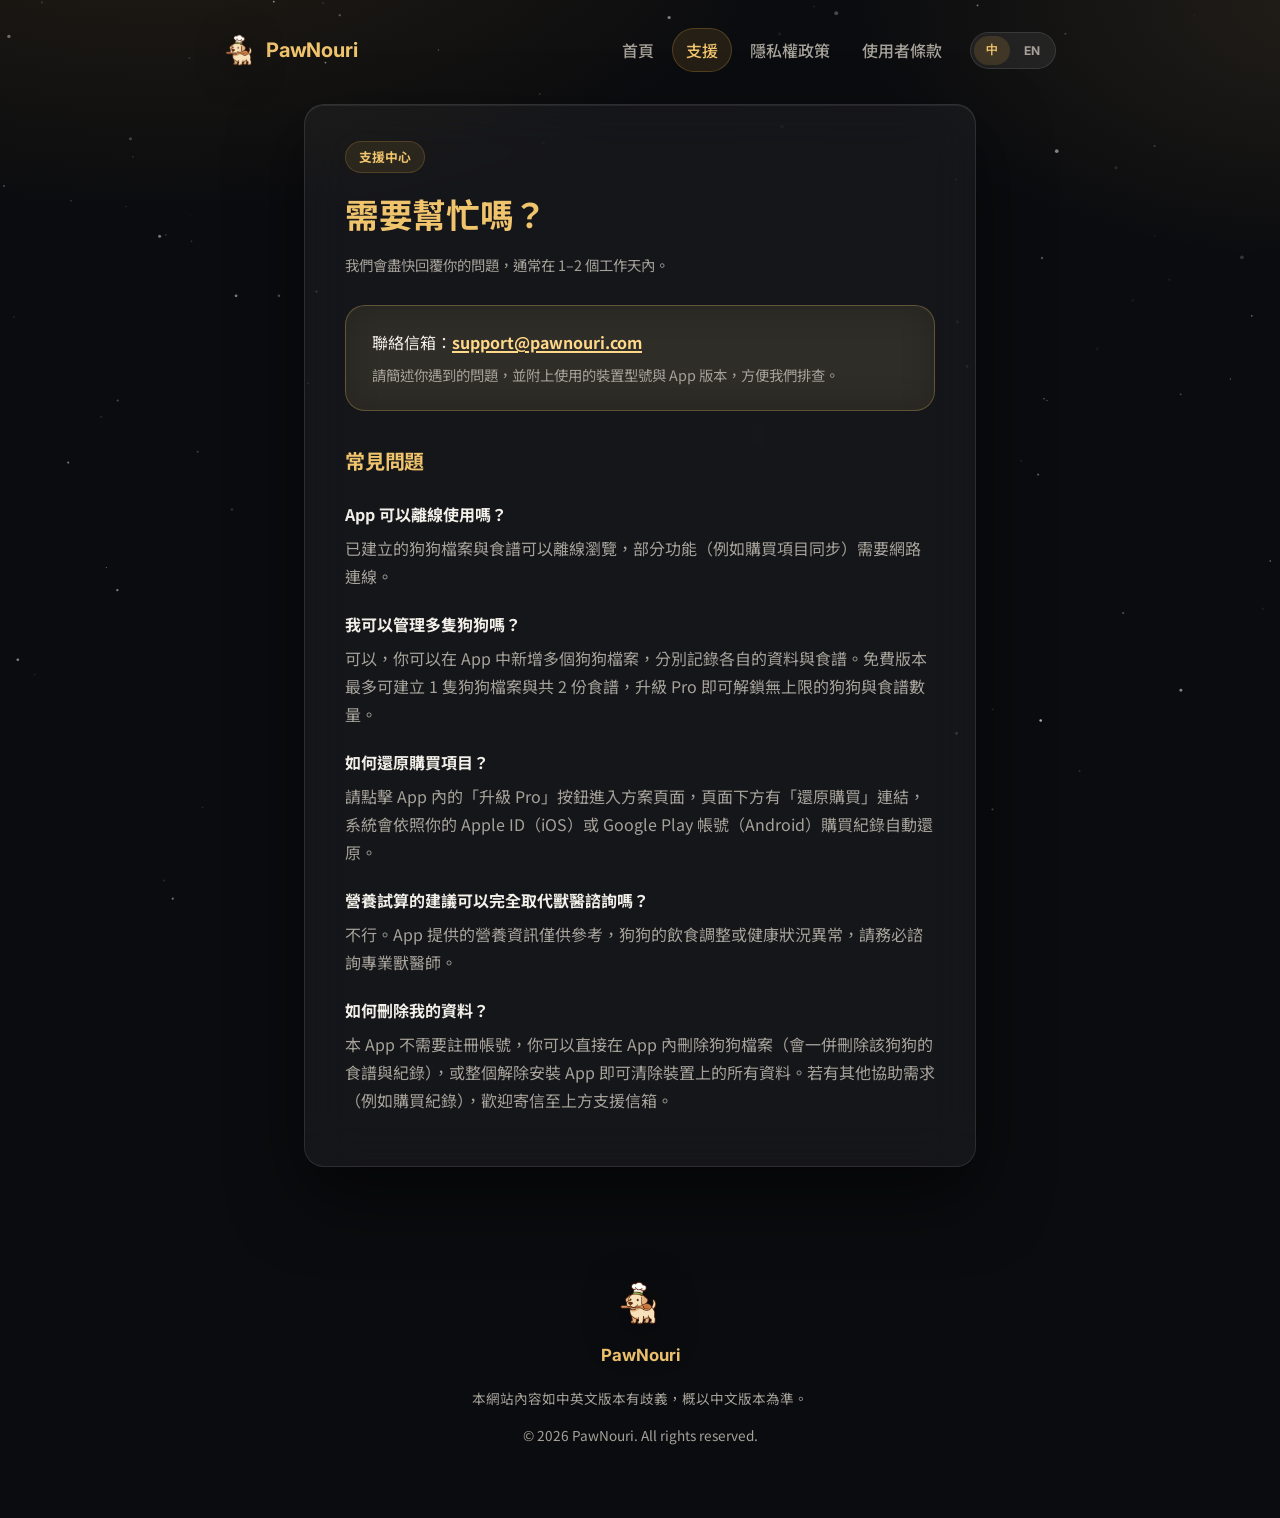
<file: support.html>
<!DOCTYPE html>
<html lang="zh-Hant">
<head>
<meta charset="UTF-8">
<meta name="viewport" content="width=device-width, initial-scale=1.0">
<meta name="theme-color" content="#0B0C0F">
<title data-i18n="meta.title.support">支援 — PawNouri</title>
<link rel="icon" type="image/png" href="logo.png">
<link rel="stylesheet" href="style.css">
</head>
<body>
<canvas class="starfield" aria-hidden="true"></canvas>

<header class="site-header">
  <a class="brand" href="index.html"><img src="logo.png" alt="PawNouri" class="brand-logo"> PawNouri</a>
  <div class="site-header-right">
    <nav class="site-nav">
      <a href="index.html" data-i18n="nav.home">首頁</a>
      <a href="support.html" class="active" data-i18n="nav.support">支援</a>
      <a href="privacy.html" data-i18n="nav.privacy">隱私權政策</a>
      <a href="terms.html" data-i18n="nav.terms">使用者條款</a>
    </nav>
    <div class="lang-toggle">
      <button type="button" data-lang-btn="zh-TW">中</button>
      <button type="button" data-lang-btn="en-US">EN</button>
    </div>
  </div>
</header>

<main>
  <div class="card">
    <span class="eyebrow" data-i18n="support.eyebrow">支援中心</span>
    <h1 data-i18n="support.h1">需要幫忙嗎？</h1>
    <p class="updated" data-i18n="support.updated">我們會盡快回覆你的問題，通常在 1–2 個工作天內。</p>

    <div class="contact-box">
      <span data-i18n="support.contact.label">聯絡信箱：</span><a href="mailto:support@pawnouri.com">support@pawnouri.com</a>
      <div style="margin-top:6px; font-size:0.9rem; color:var(--ink-soft);" data-i18n="support.contact.hint">請簡述你遇到的問題，並附上使用的裝置型號與 App 版本，方便我們排查。</div>
    </div>

    <h2 data-i18n="support.faqTitle">常見問題</h2>
    <dl class="faq">
      <dt data-i18n="support.faq.offline.q">App 可以離線使用嗎？</dt>
      <dd data-i18n="support.faq.offline.a">已建立的狗狗檔案與食譜可以離線瀏覽，部分功能（例如購買項目同步）需要網路連線。</dd>

      <dt data-i18n="support.faq.multi.q">我可以管理多隻狗狗嗎？</dt>
      <dd data-i18n="support.faq.multi.a">可以，你可以在 App 中新增多個狗狗檔案，分別記錄各自的資料與食譜。免費版本最多可建立 1 隻狗狗檔案與共 2 份食譜，升級 Pro 即可解鎖無上限的狗狗與食譜數量。</dd>

      <dt data-i18n="support.faq.restore.q">如何還原購買項目？</dt>
      <dd data-i18n="support.faq.restore.a">請點擊 App 內的「升級 Pro」按鈕進入方案頁面，頁面下方有「還原購買」連結，系統會依照你的 Apple ID（iOS）或 Google Play 帳號（Android）購買紀錄自動還原。</dd>

      <dt data-i18n="support.faq.vet.q">營養試算的建議可以完全取代獸醫諮詢嗎？</dt>
      <dd data-i18n="support.faq.vet.a">不行。App 提供的營養資訊僅供參考，狗狗的飲食調整或健康狀況異常，請務必諮詢專業獸醫師。</dd>

      <dt data-i18n="support.faq.delete.q">如何刪除我的資料？</dt>
      <dd data-i18n="support.faq.delete.a">本 App 不需要註冊帳號，你可以直接在 App 內刪除狗狗檔案（會一併刪除該狗狗的食譜與紀錄），或整個解除安裝 App 即可清除裝置上的所有資料。若有其他協助需求（例如購買紀錄），歡迎寄信至上方支援信箱。</dd>
    </dl>
  </div>
</main>

<footer>
  <img src="logo.png" alt="PawNouri" class="footer-logo">
  <p class="footer-brand">PawNouri</p>
  <p data-i18n="footer.disclaimer.generic">本網站內容如中英文版本有歧義，概以中文版本為準。</p>
  <p>&copy; 2026 PawNouri. All rights reserved.</p>
</footer>

<script src="js/starfield.js"></script>
<script src="i18n/zh-TW.js"></script>
<script src="i18n/en-US.js"></script>
<script src="i18n/i18n.js"></script>
</body>
</html>
</file>
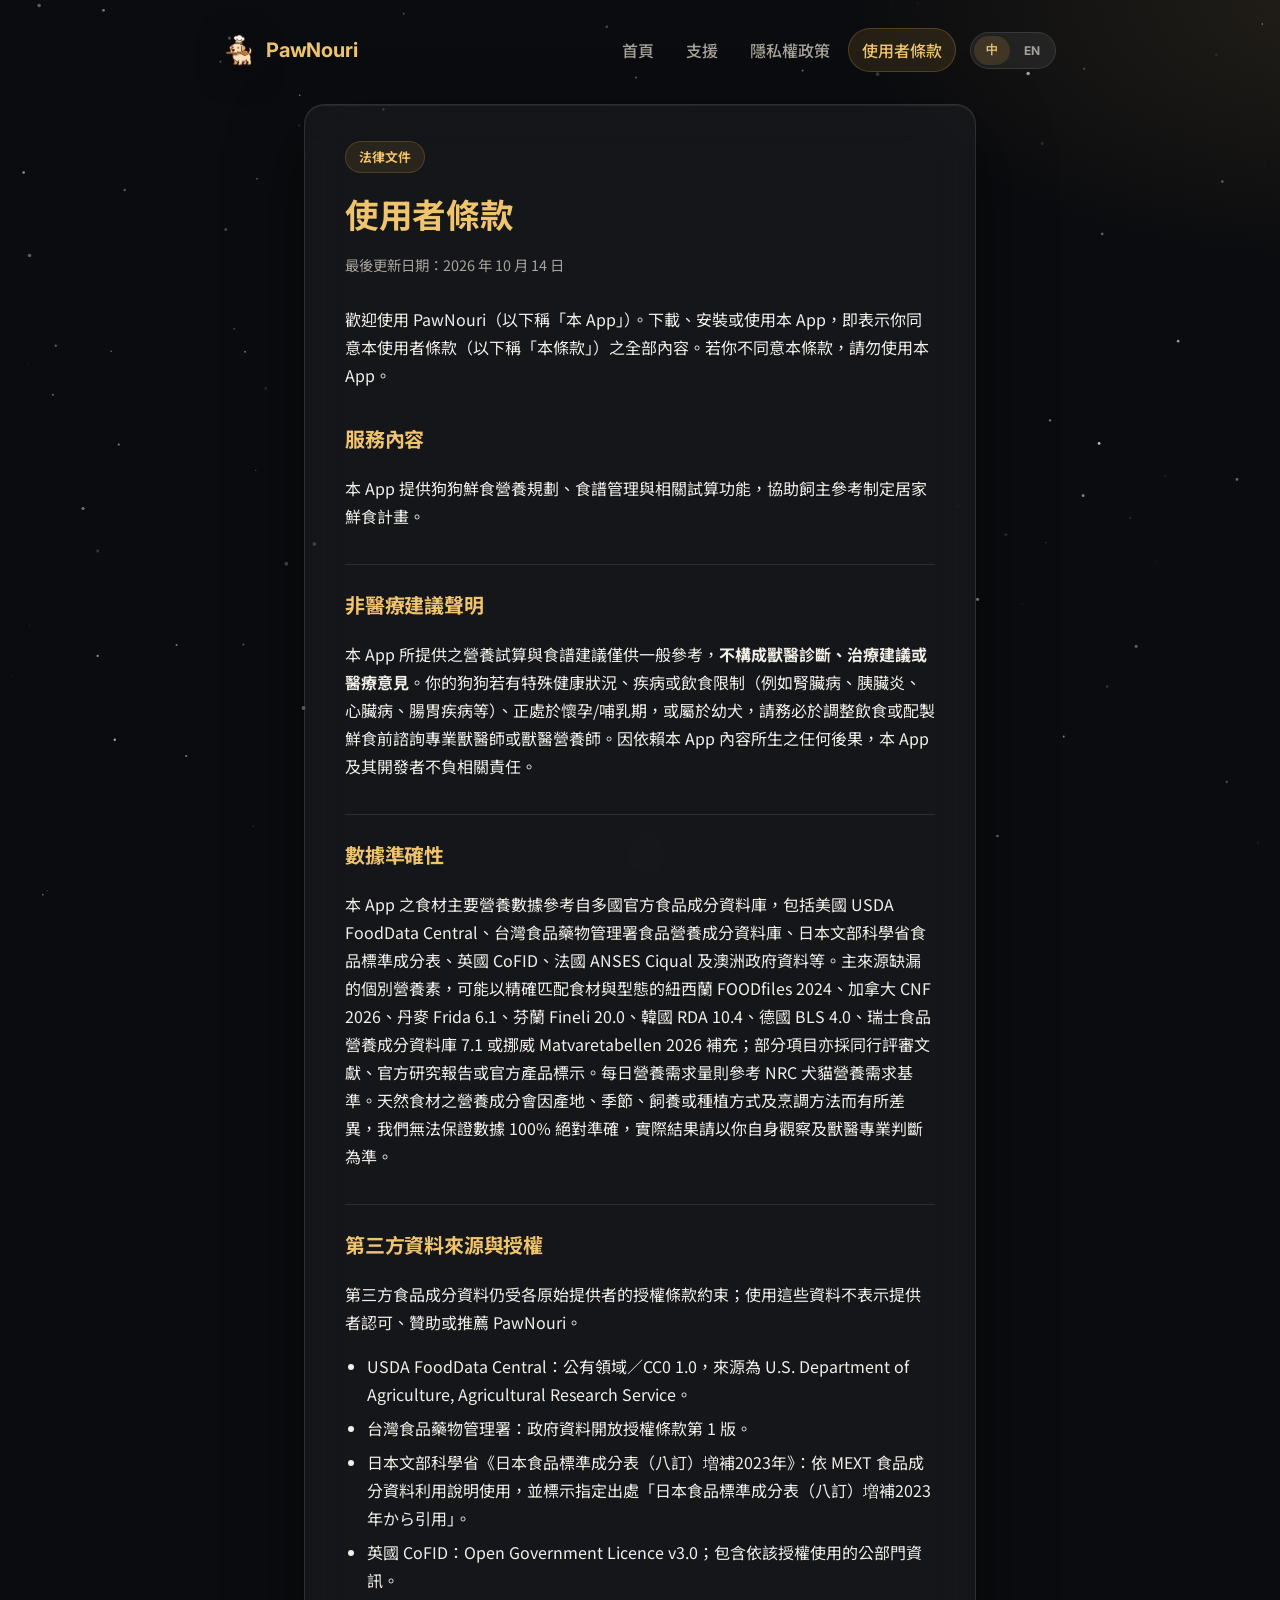
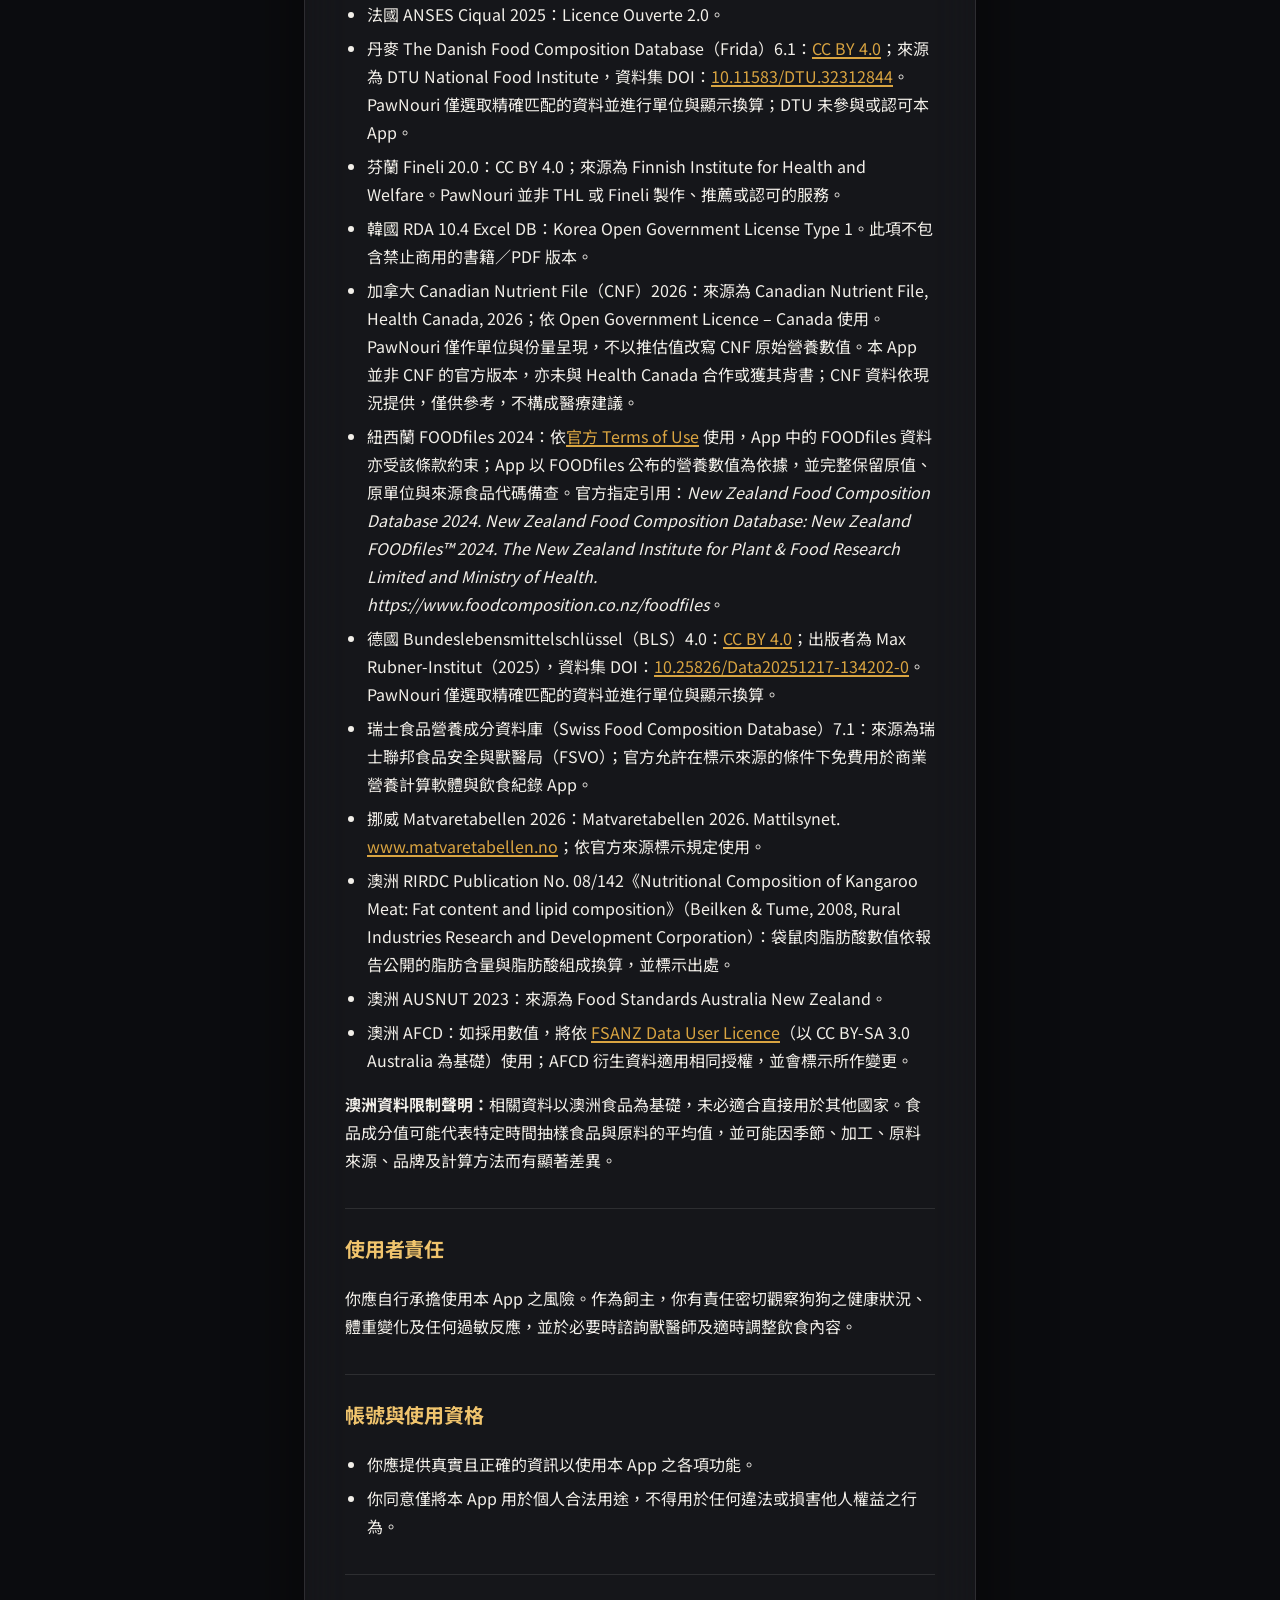
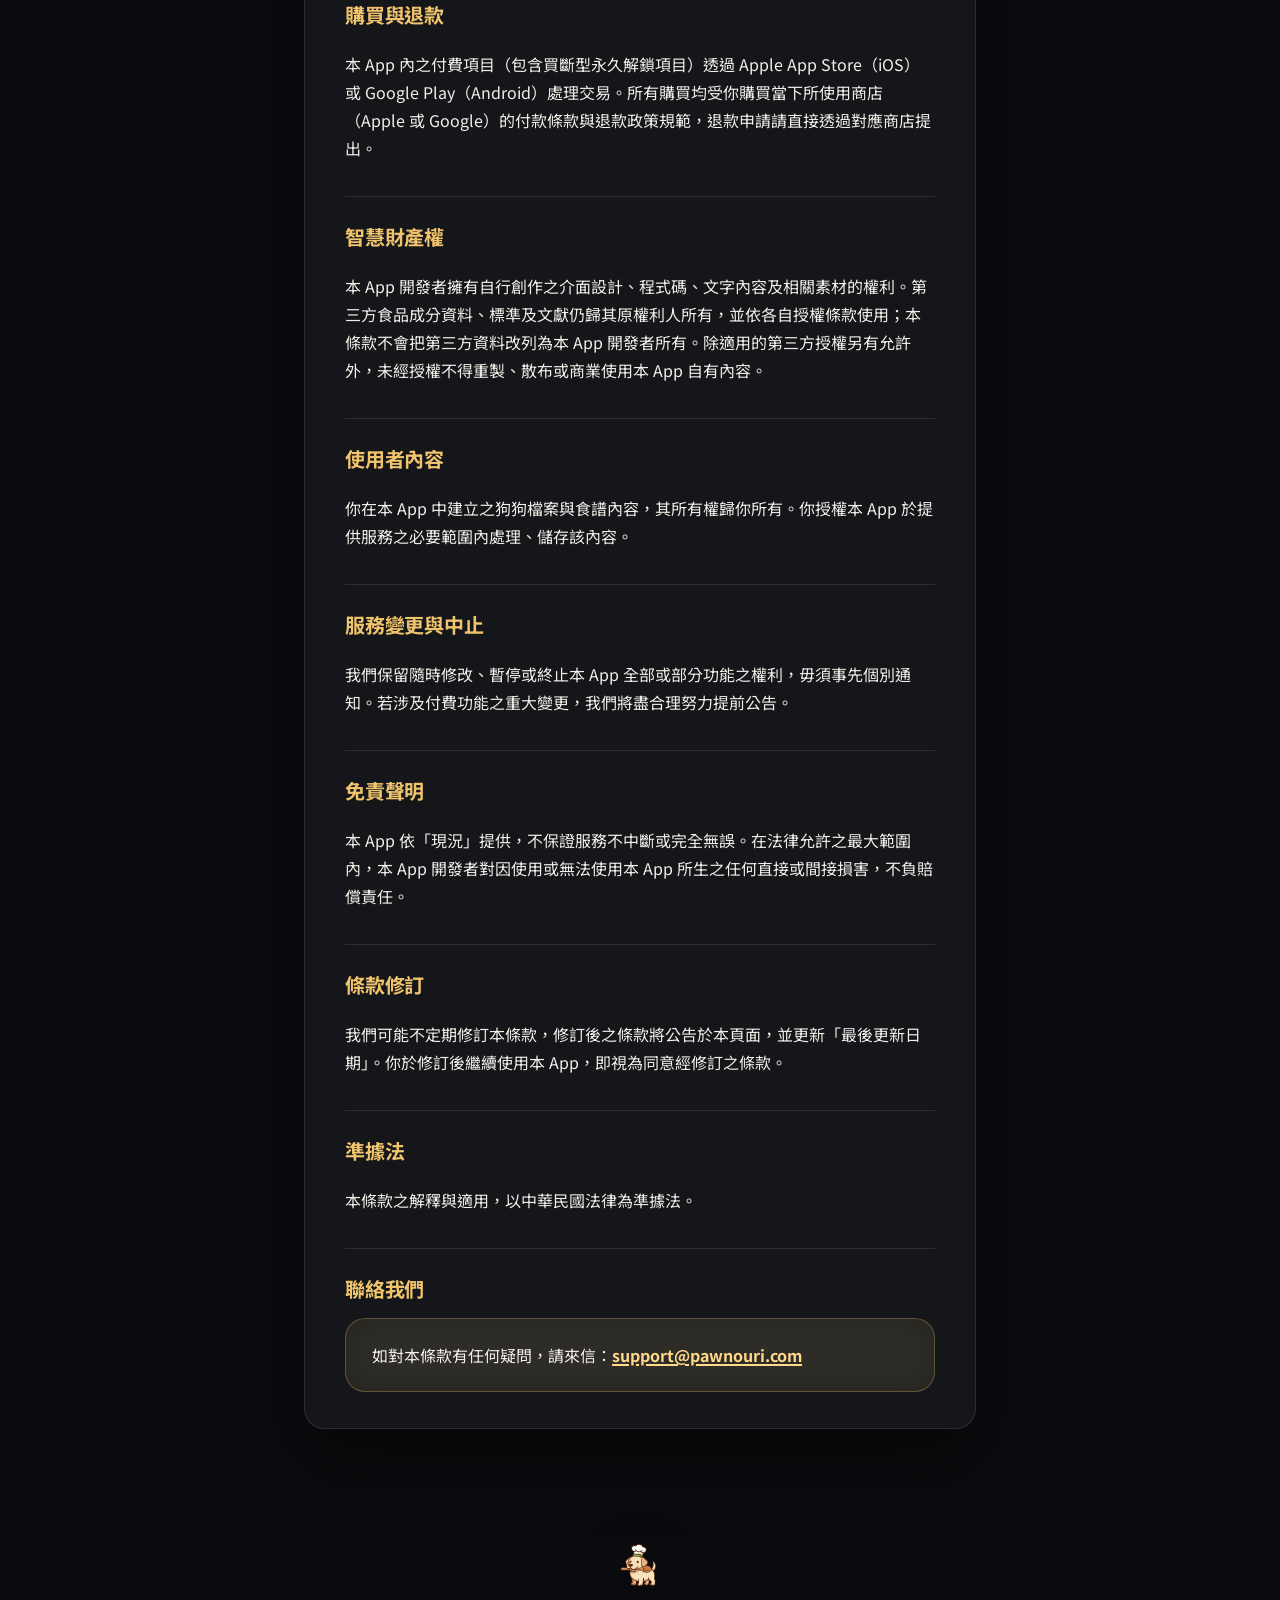
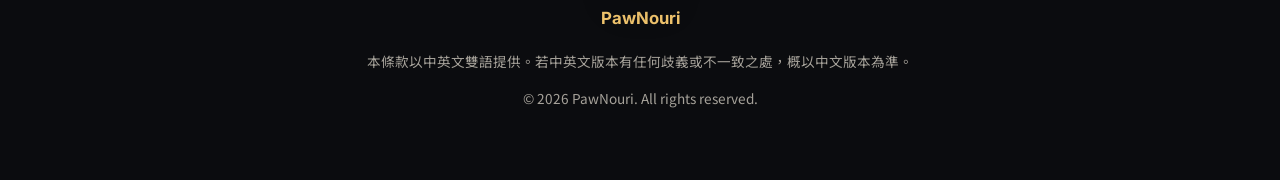
<file: terms.html>
<!DOCTYPE html>
<html lang="zh-Hant">
<head>
<meta charset="UTF-8">
<meta name="viewport" content="width=device-width, initial-scale=1.0">
<meta name="theme-color" content="#0B0C0F">
<title data-i18n="meta.title.terms">使用者條款 — PawNouri</title>
<link rel="icon" type="image/png" href="logo.png">
<link rel="stylesheet" href="style.css">
</head>
<body>
<canvas class="starfield" aria-hidden="true"></canvas>

<header class="site-header">
  <a class="brand" href="index.html"><img src="logo.png" alt="PawNouri" class="brand-logo"> PawNouri</a>
  <div class="site-header-right">
    <nav class="site-nav">
      <a href="index.html" data-i18n="nav.home">首頁</a>
      <a href="support.html" data-i18n="nav.support">支援</a>
      <a href="privacy.html" data-i18n="nav.privacy">隱私權政策</a>
      <a href="terms.html" class="active" data-i18n="nav.terms">使用者條款</a>
    </nav>
    <div class="lang-toggle">
      <button type="button" data-lang-btn="zh-TW">中</button>
      <button type="button" data-lang-btn="en-US">EN</button>
    </div>
  </div>
</header>

<main>
  <div class="card">
    <span class="eyebrow" data-i18n="terms.eyebrow">法律文件</span>
    <h1 data-i18n="terms.h1">使用者條款</h1>
    <p class="updated" data-i18n="terms.updated">最後更新日期：2026 年 10 月 14 日</p>

    <p data-i18n="terms.intro">歡迎使用 PawNouri（以下稱「本 App」）。下載、安裝或使用本 App，即表示你同意本使用者條款（以下稱「本條款」）之全部內容。若你不同意本條款，請勿使用本 App。</p>

    <h2 data-i18n="terms.service.title">服務內容</h2>
    <p data-i18n="terms.service.body">本 App 提供狗狗鮮食營養規劃、食譜管理與相關試算功能，協助飼主參考制定居家鮮食計畫。</p>

    <h2 data-i18n="terms.medical.title">非醫療建議聲明</h2>
    <p data-i18n-html="terms.medical.body.html">本 App 所提供之營養試算與食譜建議僅供一般參考，<strong>不構成獸醫診斷、治療建議或醫療意見</strong>。你的狗狗若有特殊健康狀況、疾病或飲食限制（例如腎臟病、胰臟炎、心臟病、腸胃疾病等）、正處於懷孕/哺乳期，或屬於幼犬，請務必於調整飲食或配製鮮食前諮詢專業獸醫師或獸醫營養師。因依賴本 App 內容所生之任何後果，本 App 及其開發者不負相關責任。</p>

    <h2 data-i18n="terms.accuracy.title">數據準確性</h2>
    <p data-i18n="terms.accuracy.body">本 App 之食材主要營養數據參考自多國官方食品成分資料庫，包括美國 USDA FoodData Central、台灣食品藥物管理署食品營養成分資料庫、日本文部科學省食品標準成分表、英國 CoFID、法國 ANSES Ciqual 及澳洲政府資料等。主來源缺漏的個別營養素，可能以精確匹配食材與型態的紐西蘭 FOODfiles 2024、加拿大 CNF 2026、丹麥 Frida 6.1、芬蘭 Fineli 20.0、韓國 RDA 10.4、德國 BLS 4.0、瑞士食品營養成分資料庫 7.1 或挪威 Matvaretabellen 2026 補充；部分項目亦採同行評審文獻、官方研究報告或官方產品標示。每日營養需求量則參考 NRC 犬貓營養需求基準。天然食材之營養成分會因產地、季節、飼養或種植方式及烹調方法而有所差異，我們無法保證數據 100% 絕對準確，實際結果請以你自身觀察及獸醫專業判斷為準。</p>

    <h2 data-i18n="terms.dataLicenses.title">第三方資料來源與授權</h2>
    <div data-i18n-html="terms.dataLicenses.body.html">
      <p>第三方食品成分資料仍受各原始提供者的授權條款約束；使用這些資料不表示提供者認可、贊助或推薦 PawNouri。</p>
      <ul>
        <li>USDA FoodData Central：公有領域／CC0 1.0，來源為 U.S. Department of Agriculture, Agricultural Research Service。</li>
        <li>台灣食品藥物管理署：政府資料開放授權條款第 1 版。</li>
        <li>日本文部科學省《日本食品標準成分表（八訂）増補2023年》：依 MEXT 食品成分資料利用說明使用，並標示指定出處「日本食品標準成分表（八訂）増補2023年から引用」。</li>
        <li>英國 CoFID：Open Government Licence v3.0；包含依該授權使用的公部門資訊。</li>
        <li>法國 ANSES Ciqual 2025：Licence Ouverte 2.0。</li>
        <li>丹麥 The Danish Food Composition Database（Frida）6.1：<a href="https://creativecommons.org/licenses/by/4.0/" target="_blank" rel="noopener">CC BY 4.0</a>；來源為 DTU National Food Institute，資料集 DOI：<a href="https://doi.org/10.11583/DTU.32312844" target="_blank" rel="noopener">10.11583/DTU.32312844</a>。PawNouri 僅選取精確匹配的資料並進行單位與顯示換算；DTU 未參與或認可本 App。</li>
        <li>芬蘭 Fineli 20.0：CC BY 4.0；來源為 Finnish Institute for Health and Welfare。PawNouri 並非 THL 或 Fineli 製作、推薦或認可的服務。</li>
        <li>韓國 RDA 10.4 Excel DB：Korea Open Government License Type 1。此項不包含禁止商用的書籍／PDF 版本。</li>
        <li>加拿大 Canadian Nutrient File（CNF）2026：來源為 Canadian Nutrient File, Health Canada, 2026；依 Open Government Licence – Canada 使用。PawNouri 僅作單位與份量呈現，不以推估值改寫 CNF 原始營養數值。本 App 並非 CNF 的官方版本，亦未與 Health Canada 合作或獲其背書；CNF 資料依現況提供，僅供參考，不構成醫療建議。</li>
        <li>紐西蘭 FOODfiles 2024：依<a href="https://www.foodcomposition.co.nz/terms/" target="_blank" rel="noopener">官方 Terms of Use</a> 使用，App 中的 FOODfiles 資料亦受該條款約束；App 以 FOODfiles 公布的營養數值為依據，並完整保留原值、原單位與來源食品代碼備查。官方指定引用：<cite>New Zealand Food Composition Database 2024. New Zealand Food Composition Database: New Zealand FOODfiles™ 2024. The New Zealand Institute for Plant &amp; Food Research Limited and Ministry of Health. https://www.foodcomposition.co.nz/foodfiles</cite>。</li>
        <li>德國 Bundeslebensmittelschlüssel（BLS）4.0：<a href="https://creativecommons.org/licenses/by/4.0/" target="_blank" rel="noopener">CC BY 4.0</a>；出版者為 Max Rubner-Institut（2025），資料集 DOI：<a href="https://doi.org/10.25826/Data20251217-134202-0" target="_blank" rel="noopener">10.25826/Data20251217-134202-0</a>。PawNouri 僅選取精確匹配的資料並進行單位與顯示換算。</li>
        <li>瑞士食品營養成分資料庫（Swiss Food Composition Database）7.1：來源為瑞士聯邦食品安全與獸醫局（FSVO）；官方允許在標示來源的條件下免費用於商業營養計算軟體與飲食紀錄 App。</li><li>挪威 Matvaretabellen 2026：Matvaretabellen 2026. Mattilsynet. <a href="https://www.matvaretabellen.no" target="_blank" rel="noopener">www.matvaretabellen.no</a>；依官方來源標示規定使用。</li><li>澳洲 RIRDC Publication No. 08/142《Nutritional Composition of Kangaroo Meat: Fat content and lipid composition》（Beilken &amp; Tume, 2008, Rural Industries Research and Development Corporation）：袋鼠肉脂肪酸數值依報告公開的脂肪含量與脂肪酸組成換算，並標示出處。</li>
        <li>澳洲 AUSNUT 2023：來源為 Food Standards Australia New Zealand。</li><li>澳洲 AFCD：如採用數值，將依 <a href="https://www.foodstandards.gov.au/science-data/monitoringnutrients/afcd/datauserlicenceagreement" target="_blank" rel="noopener">FSANZ Data User Licence</a>（以 CC BY-SA 3.0 Australia 為基礎）使用；AFCD 衍生資料適用相同授權，並會標示所作變更。</li>
      </ul>
      <p><strong>澳洲資料限制聲明：</strong>相關資料以澳洲食品為基礎，未必適合直接用於其他國家。食品成分值可能代表特定時間抽樣食品與原料的平均值，並可能因季節、加工、原料來源、品牌及計算方法而有顯著差異。</p>
    </div>

    <h2 data-i18n="terms.responsibility.title">使用者責任</h2>
    <p data-i18n="terms.responsibility.body">你應自行承擔使用本 App 之風險。作為飼主，你有責任密切觀察狗狗之健康狀況、體重變化及任何過敏反應，並於必要時諮詢獸醫師及適時調整飲食內容。</p>

    <h2 data-i18n="terms.eligibility.title">帳號與使用資格</h2>
    <ul>
      <li data-i18n="terms.eligibility.item1">你應提供真實且正確的資訊以使用本 App 之各項功能。</li>
      <li data-i18n="terms.eligibility.item2">你同意僅將本 App 用於個人合法用途，不得用於任何違法或損害他人權益之行為。</li>
    </ul>

    <h2 data-i18n="terms.purchase.title">購買與退款</h2>
    <p data-i18n="terms.purchase.body">本 App 內之付費項目（包含買斷型永久解鎖項目）透過 Apple App Store（iOS）或 Google Play（Android）處理交易。所有購買均受你購買當下所使用商店（Apple 或 Google）的付款條款與退款政策規範，退款申請請直接透過對應商店提出。</p>

    <h2 data-i18n="terms.ip.title">智慧財產權</h2>
    <p data-i18n="terms.ip.body">本 App 開發者擁有自行創作之介面設計、程式碼、文字內容及相關素材的權利。第三方食品成分資料、標準及文獻仍歸其原權利人所有，並依各自授權條款使用；本條款不會把第三方資料改列為本 App 開發者所有。除適用的第三方授權另有允許外，未經授權不得重製、散布或商業使用本 App 自有內容。</p>

    <h2 data-i18n="terms.usercontent.title">使用者內容</h2>
    <p data-i18n="terms.usercontent.body">你在本 App 中建立之狗狗檔案與食譜內容，其所有權歸你所有。你授權本 App 於提供服務之必要範圍內處理、儲存該內容。</p>

    <h2 data-i18n="terms.servicechange.title">服務變更與中止</h2>
    <p data-i18n="terms.servicechange.body">我們保留隨時修改、暫停或終止本 App 全部或部分功能之權利，毋須事先個別通知。若涉及付費功能之重大變更，我們將盡合理努力提前公告。</p>

    <h2 data-i18n="terms.disclaimer.title">免責聲明</h2>
    <p data-i18n="terms.disclaimer.body">本 App 依「現況」提供，不保證服務不中斷或完全無誤。在法律允許之最大範圍內，本 App 開發者對因使用或無法使用本 App 所生之任何直接或間接損害，不負賠償責任。</p>

    <h2 data-i18n="terms.termschange.title">條款修訂</h2>
    <p data-i18n="terms.termschange.body">我們可能不定期修訂本條款，修訂後之條款將公告於本頁面，並更新「最後更新日期」。你於修訂後繼續使用本 App，即視為同意經修訂之條款。</p>

    <h2 data-i18n="terms.law.title">準據法</h2>
    <p data-i18n="terms.law.body">本條款之解釋與適用，以中華民國法律為準據法。</p>

    <h2 data-i18n="terms.contact.title">聯絡我們</h2>
    <div class="contact-box" data-i18n-html="terms.contact.body.html">
      如對本條款有任何疑問，請來信：<a href="mailto:support@pawnouri.com">support@pawnouri.com</a>
    </div>
  </div>
</main>

<footer>
  <img src="logo.png" alt="PawNouri" class="footer-logo">
  <p class="footer-brand">PawNouri</p>
  <p data-i18n="footer.disclaimer.terms">本條款以中英文雙語提供。若中英文版本有任何歧義或不一致之處，概以中文版本為準。</p>
  <p>&copy; 2026 PawNouri. All rights reserved.</p>
</footer>

<script src="js/starfield.js"></script>
<script src="i18n/zh-TW.js"></script>
<script src="i18n/en-US.js"></script>
<script src="i18n/i18n.js"></script>
</body>
</html>
</file>
<file: style.css>
@import url('https://fonts.googleapis.com/css2?family=Inter:wght@400;500;600;700;800&family=Noto+Sans+TC:wght@400;500;700&display=swap');

:root {
  --bg: #0B0C0F;
  --paper: rgba(255, 255, 255, 0.045);
  --paper-strong: rgba(255, 255, 255, 0.07);
  --ink: #F2EFE9;
  --ink-soft: #A6A29A;
  --sage: #D9A441;
  --sage-deep: #F0C46D;
  --mustard: #FFD88A;
  --line: rgba(255, 255, 255, 0.10);
  --line-strong: rgba(255, 255, 255, 0.16);
  --radius: 20px;
  --shadow-card: 0 30px 70px rgba(0, 0, 0, 0.55), inset 0 1px 0 rgba(255, 255, 255, 0.07);
  --shadow-soft: 0 16px 40px rgba(0, 0, 0, 0.4);
}

* { box-sizing: border-box; }

.starfield {
  position: fixed;
  inset: 0;
  z-index: -1;          /* 沒有這行的話，fixed 定位會讓星點畫在內容「上面」，截圖會蒙上一層白霧 */
  display: block;
  pointer-events: none;
}

html { scroll-behavior: smooth; }

body {
  margin: 0;
  background:
    radial-gradient(1100px 560px at 12% -8%, rgba(217, 164, 65, 0.12), transparent 60%),
    radial-gradient(900px 480px at 105% 0%, rgba(240, 196, 109, 0.10), transparent 55%),
    var(--bg);
  color: var(--ink);
  font-family: 'Noto Sans TC', -apple-system, BlinkMacSystemFont, sans-serif;
  line-height: 1.75;
  -webkit-font-smoothing: antialiased;
}
/* 英文版內文改用 Inter：Noto Sans TC 會把 ’ “ ” — 畫成全形，像多了空格 */
html:lang(en) body {
  font-family: 'Inter', -apple-system, BlinkMacSystemFont, 'Noto Sans TC', sans-serif;
}

h1, h2, h3, .brand {
  font-family: 'Inter', 'Noto Sans TC', -apple-system, BlinkMacSystemFont, sans-serif;
  color: var(--sage-deep);
  letter-spacing: -0.01em;
}

a { color: var(--sage); text-decoration-thickness: 1.5px; text-underline-offset: 2px; }
a:hover { color: var(--mustard); }

.site-header {
  display: flex;
  align-items: center;
  justify-content: space-between;
  max-width: 880px;
  margin: 0 auto;
  padding: 28px 24px 20px;
}

.brand {
  display: flex;
  align-items: center;
  gap: 10px;
  font-size: 1.25rem;
  font-weight: 700;
  text-decoration: none;
}
.brand:hover { color: var(--sage-deep); }

.brand .paw { font-size: 1.4rem; }
.brand-logo {
  height: 32px;
  width: 32px;
  object-fit: contain;
  vertical-align: middle;
  filter: drop-shadow(0 6px 16px rgba(0, 0, 0, 0.5));
}

.site-header-right { display: flex; align-items: center; gap: 14px; }

.lang-toggle {
  display: flex;
  gap: 2px;
  background: var(--paper-strong);
  border: 1px solid var(--line);
  border-radius: 999px;
  padding: 3px;
}
.lang-toggle button {
  border: none;
  background: transparent;
  color: var(--ink-soft);
  font-size: 0.75rem;
  font-weight: 700;
  font-family: 'Inter', sans-serif;
  padding: 6px 12px;
  border-radius: 999px;
  cursor: pointer;
  transition: background-color 0.15s ease, color 0.15s ease;
}
.lang-toggle button:hover { color: var(--ink); }
.lang-toggle button.active {
  background: rgba(217, 164, 65, 0.16);
  color: var(--sage-deep);
}

.site-nav { display: flex; gap: 4px; font-weight: 500; }
.site-nav a {
  color: var(--ink-soft);
  text-decoration: none;
  padding: 8px 14px;
  border-radius: 999px;
  transition: background-color 0.15s ease, color 0.15s ease;
}
.site-nav a:hover { color: var(--ink); background: var(--paper-strong); }
.site-nav a.active {
  color: var(--sage-deep);
  background: rgba(217, 164, 65, 0.12);
  box-shadow: inset 0 0 0 1px rgba(217, 164, 65, 0.25);
}

main {
  max-width: 720px;
  margin: 0 auto;
  padding: 12px 24px 80px;
}

/* 首頁：容器放寬讓截圖有空間，但文字段落仍維持好讀的行寬 */
main.wide { max-width: 1080px; }
main.wide .hero .tagline,
main.wide .section-heading .section-sub { max-width: 960px; }
main.wide .about-section p { max-width: 760px; }
main.wide .compare-wrap { max-width: 860px; margin-inline: auto; }

.card {
  background: var(--paper);
  border: 1px solid var(--line);
  border-radius: var(--radius);
  padding: 36px 40px;
  backdrop-filter: blur(24px) saturate(140%);
  -webkit-backdrop-filter: blur(24px) saturate(140%);
  box-shadow: var(--shadow-card);
}

.eyebrow {
  display: inline-block;
  background: rgba(217, 164, 65, 0.10);
  color: var(--sage-deep);
  font-weight: 700;
  font-size: 0.8rem;
  padding: 5px 14px;
  border-radius: 999px;
  margin-bottom: 14px;
  box-shadow: inset 0 0 0 1px rgba(217, 164, 65, 0.22);
}

h1 { font-size: 2.1rem; margin: 0 0 6px; }
.hero h1 { font-size: 2.6rem; line-height: 1.15; margin: 0 0 10px; }
h2 { font-size: 1.25rem; margin: 34px 0 10px; border-top: 1px solid var(--line); padding-top: 24px; }
h2:first-of-type { border-top: none; padding-top: 0; }
.updated { color: var(--ink-soft); font-size: 0.9rem; margin: 0 0 28px; }

ul { padding-left: 22px; }
li { margin-bottom: 6px; }

.hero {
  text-align: center;
  padding: 34px 0 48px;
}
.hero .tagline { color: var(--ink-soft); font-size: 1.1rem; max-width: 460px; margin: 10px auto 0; }
.paw-row img {
  height: 22px;
  width: 22px;
  object-fit: contain;
  margin: 0 4px;
  vertical-align: middle;
  filter: drop-shadow(0 4px 10px rgba(0, 0, 0, 0.4));
}

.store-buttons {
  display: flex;
  gap: 14px;
  justify-content: center;
  flex-wrap: wrap;
  margin-top: 30px;
}
.store-btn {
  display: flex;
  align-items: center;
  gap: 10px;
  background: var(--paper-strong);
  border: 1px solid var(--line-strong);
  border-radius: 999px;
  padding: 10px 22px;
  color: var(--ink);
  text-decoration: none;
  backdrop-filter: blur(20px);
  -webkit-backdrop-filter: blur(20px);
  box-shadow: var(--shadow-soft);
  transition: border-color 0.2s ease, background-color 0.2s ease, transform 0.15s ease;
}
.store-btn:hover {
  color: var(--ink);
  border-color: rgba(217, 164, 65, 0.4);
  background: rgba(217, 164, 65, 0.10);
  transform: translateY(-2px);
}
.store-btn i { font-size: 1.7rem; }
.store-btn-text { display: flex; flex-direction: column; line-height: 1.25; text-align: left; }
.store-btn-text small { font-size: 0.64rem; color: var(--ink-soft); text-transform: uppercase; letter-spacing: 0.06em; }
.store-btn-text strong { font-family: 'Inter', 'Noto Sans TC', sans-serif; font-size: 1rem; font-weight: 700; }

.hero-feature {
  position: relative;
  margin: 42px auto 0;
  overflow: hidden;
  border: 1px solid var(--line-strong);
  border-radius: 28px;
  background: var(--paper-strong);
  box-shadow: 0 34px 90px rgba(0, 0, 0, 0.52), 0 0 70px rgba(217, 164, 65, 0.08);
}
.hero-feature::after {
  content: '';
  position: absolute;
  inset: 0;
  pointer-events: none;
  border-radius: inherit;
  box-shadow: inset 0 1px 0 rgba(255, 255, 255, 0.24), inset 0 0 40px rgba(56, 26, 6, 0.08);
}
.hero-feature img {
  display: block;
  width: 100%;
  height: auto;
}

.showcase {
  display: flex;
  flex-direction: column;
  gap: 64px;
  margin: 24px 0 56px;
}
.showcase-item {
  display: flex;
  align-items: center;
  gap: clamp(48px, 6vw, 80px);
}
.showcase-item--reverse { flex-direction: row-reverse; }
.showcase-text { flex: 1; min-width: 0; }
.showcase-num {
  display: inline-block;
  font-family: 'Inter', sans-serif;
  font-weight: 700;
  font-size: 0.85rem;
  color: var(--sage);
  letter-spacing: 0.08em;
  padding: 4px 12px;
  border-radius: 999px;
  background: rgba(217, 164, 65, 0.10);
  box-shadow: inset 0 0 0 1px rgba(217, 164, 65, 0.22);
  margin-bottom: 14px;
}
.showcase-text h2 { margin: 0 0 12px; border-top: none; padding-top: 0; font-size: clamp(1.5rem, 2.2vw, 1.85rem); }
.showcase-text p { color: var(--ink-soft); margin: 0; font-size: clamp(1rem, 1.15vw, 1.08rem); }
.showcase-frame {
  flex: 0 0 auto;
  /* 固定整數寬度：用 vw 會算出 382.2px 這種小數，瀏覽器得做次像素重新取樣，圖片就會糊。
     來源圖 800px，這裡內容區剛好 400px（402 減去左右各 1px 邊框），正好 2 倍 */
  width: 402px;
  border-radius: 30px;
  border: 1px solid var(--line-strong);
  box-shadow: var(--shadow-card);
}
/* 圓角直接給圖片，不用 overflow: hidden —— 圓角裁切會讓瀏覽器另開合成層重新點陣化 */
.showcase-frame img { display: block; width: 100%; height: auto; border-radius: 29px; }

/* ── 長截圖：捲動時內容在手機框裡往上跑 ── */
.longshot { position: relative; height: 320vh; margin: 0 0 40px; }
.longshot-inner {
  position: sticky;
  top: 0;
  height: 100vh;
  display: flex;
  align-items: center;
  gap: clamp(48px, 6vw, 80px);
}
.longshot-text { flex: 1; min-width: 0; }
.longshot-text h2 { border-top: none; padding-top: 0; margin: 0 0 12px; font-size: clamp(1.5rem, 2.2vw, 1.85rem); }
.longshot-text p { color: var(--ink-soft); margin: 0; font-size: clamp(1rem, 1.15vw, 1.08rem); }
.longshot-hint {
  display: inline-block;
  margin-top: 18px !important;
  font-size: 0.85rem;
  color: var(--sage);
  padding: 6px 14px;
  border-radius: 999px;
  background: rgba(217, 164, 65, 0.10);
  box-shadow: inset 0 0 0 1px rgba(217, 164, 65, 0.22);
}
.longshot-frame {
  flex: 0 0 auto;
  /* 同樣固定整數寬度；來源圖 760px，內容區 380px 正好 2 倍 */
  width: 382px;
  height: min(780px, 80vh);
  overflow: hidden;
  border-radius: 30px;
  border: 1px solid var(--line-strong);
  box-shadow: var(--shadow-card);
  background: var(--paper);
}
.longshot-stack { will-change: transform; }
.longshot-frame img {
  display: block;
  width: 100%;
  height: auto;
}
/* 進度條 */
.longshot-progress {
  width: 3px;
  align-self: stretch;
  margin: 12vh 0;
  border-radius: 999px;
  background: var(--line);
  overflow: hidden;
}
.longshot-progress span {
  display: block;
  width: 100%;
  height: 0%;
  border-radius: 999px;
  background: linear-gradient(var(--sage), var(--mustard));
}

.reveal { opacity: 0; transform: translateY(28px); transition: opacity 0.7s ease, transform 0.7s ease; }
/* 用 none 而非 translateY(0)：留著 transform 會讓元素持續待在 GPU 合成層，圖片與文字會被重新點陣化而變糊 */
.reveal.in-view { opacity: 1; transform: none; }
@media (prefers-reduced-motion: reduce) {
  .reveal { opacity: 1; transform: none; transition: none; }
  /* 不做釘住捲動，改成使用者自己捲的一般容器 */
  .longshot { height: auto; }
  .longshot-inner { position: static; height: auto; padding: 40px 0; }
  .longshot-frame { overflow-y: auto; }
  .longshot-stack { transform: none !important; }
  .longshot-progress { display: none; }
}

.section-heading { margin: 8px 0 22px; text-align: center; }
.section-heading h2 { border-top: none; padding-top: 0; margin: 10px 0 8px; font-size: 1.6rem; }
.section-heading .section-sub { color: var(--ink-soft); font-size: 1rem; max-width: 480px; margin: 0 auto; }

.feature-list {
  display: flex;
  flex-direction: column;
  margin: 0 0 40px;
  border-top: 1px solid var(--line);
}
.feature-row {
  display: flex;
  align-items: flex-start;
  gap: 18px;
  padding: 22px 6px;
  border-bottom: 1px solid var(--line);
  transition: background-color 0.2s ease;
}
.feature-row:hover { background: rgba(255, 255, 255, 0.03); }
.feature-row .feature-copy { min-width: 0; }
.feature-row h3 { font-size: 0.98rem; margin: 0 0 3px; }
.feature-row p { font-size: 0.86rem; color: var(--ink-soft); margin: 0; }

.about-section {
  padding: 40px 4px 8px;
  border-top: 1px solid var(--line);
}
.about-section h2 { border-top: none; padding-top: 0; margin-top: 0; }
.about-section p { color: var(--ink-soft); }
.about-section p + p { margin-top: 14px; }

.compare-wrap {
  overflow-x: auto;
  margin: 0 0 40px;
  background: var(--paper);
  border: 1px solid var(--line);
  border-radius: var(--radius);
  padding: 6px 22px;
  backdrop-filter: blur(24px) saturate(140%);
  -webkit-backdrop-filter: blur(24px) saturate(140%);
  box-shadow: var(--shadow-soft);
}
.compare-table { width: 100%; border-collapse: collapse; min-width: 480px; }
.compare-table tbody tr:last-child td { border-bottom: none; }
.compare-table th, .compare-table td {
  text-align: left;
  padding: 14px 12px;
  border-bottom: 1px solid var(--line);
  font-size: 0.92rem;
}
.compare-table th {
  font-family: 'Inter', 'Noto Sans TC', sans-serif;
  font-weight: 700;
  font-size: 0.8rem;
  color: var(--ink-soft);
  text-transform: uppercase;
  letter-spacing: 0.04em;
}
.compare-table th:nth-child(2), .compare-table th:nth-child(3),
.compare-table td:nth-child(2), .compare-table td:nth-child(3) {
  text-align: center;
  width: 130px;
}
.compare-table td:nth-child(3) { color: var(--mustard); font-weight: 700; }
.compare-table th:nth-child(3) { color: var(--mustard); }
.compare-table tbody tr { transition: background-color 0.2s ease; }
.compare-table tbody tr:hover { background: rgba(255, 255, 255, 0.03); }
.compare-table .dash { color: var(--ink-soft); opacity: 0.5; }
.compare-table .compare-note {
  display: block;
  white-space: nowrap;
  font-size: 0.78rem;
  font-weight: 600;
  opacity: 0.75;
  margin-top: 2px;
}
.compare-footnote {
  margin: 4px 12px 12px;
  font-size: 0.78rem;
  color: var(--ink-soft);
}

.contact-box {
  background: rgba(240, 196, 109, 0.08);
  border: 1px solid rgba(240, 196, 109, 0.28);
  border-radius: var(--radius);
  padding: 22px 26px;
  margin-top: 10px;
  backdrop-filter: blur(20px);
  -webkit-backdrop-filter: blur(20px);
}
.contact-box a { font-weight: 700; color: var(--mustard); }

.faq dt { font-weight: 700; margin-top: 20px; color: var(--ink); }
.faq dd { margin: 6px 0 0; color: var(--ink-soft); }

footer {
  max-width: 880px;
  margin: 0 auto;
  padding: 34px 24px 56px;
  text-align: center;
  color: var(--ink-soft);
  font-size: 0.85rem;
}
.footer-logo {
  height: 44px;
  width: 44px;
  object-fit: contain;
  margin-bottom: 10px;
  filter: drop-shadow(0 8px 20px rgba(0, 0, 0, 0.5));
}
.footer-brand { font-family: 'Inter', 'Noto Sans TC', -apple-system, BlinkMacSystemFont, sans-serif; font-weight: 700; font-size: 1.05rem; color: var(--sage-deep); margin: 0 0 16px; }

/* 空間不夠並排時改成上下堆疊，並讓截圖盡量撐滿寬度 */
@media (max-width: 860px) {
  .showcase-item, .showcase-item--reverse { flex-direction: column; gap: 28px; text-align: center; }
  .showcase-frame { width: min(92vw, 402px); }
  .longshot { height: 300vh; }
  .longshot-inner { flex-direction: column; gap: 20px; justify-content: center; }
  .longshot-text { flex: none; text-align: center; }
  .longshot-frame { width: min(92vw, 382px); height: 54vh; }
  .longshot-progress { display: none; }
}

@media (max-width: 640px) {
  .site-header { flex-direction: column; gap: 14px; text-align: center; }
  .site-header-right { flex-direction: column; gap: 10px; }
  .site-nav { flex-wrap: wrap; justify-content: center; }
  .card { padding: 26px 22px; }
  main { padding-inline: 12px; }
  .hero-feature { margin-top: 34px; border-radius: 18px; }
  .longshot-frame { height: 52vh; }
}
</file>
